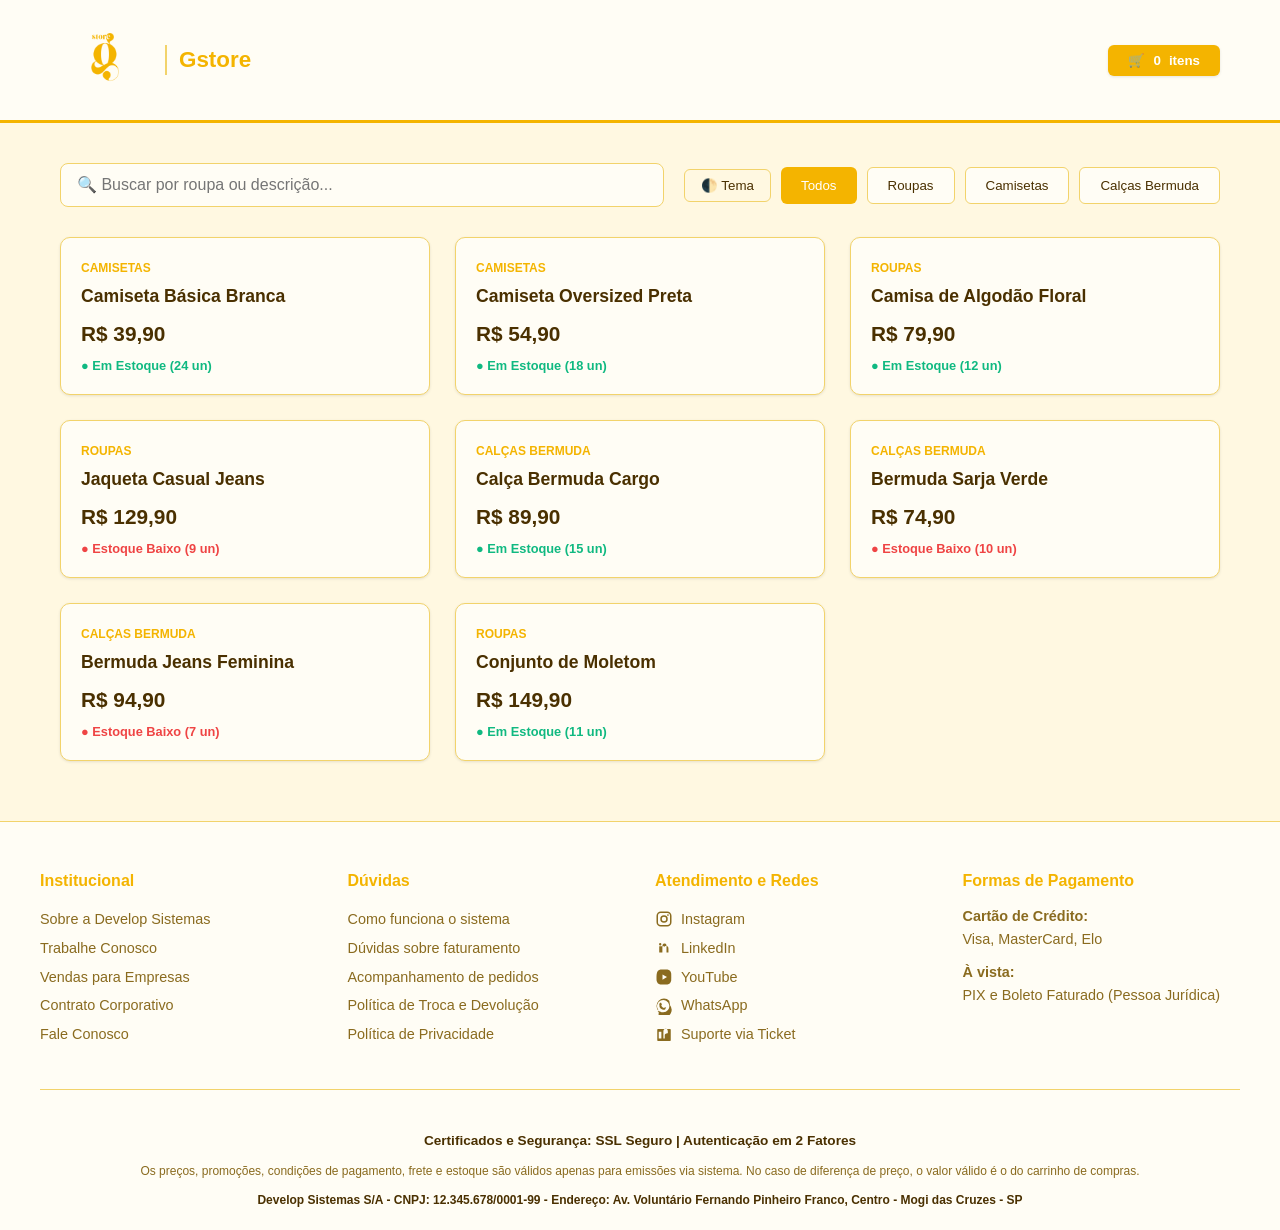
<file: tarefa-1-store/index.html>
<!DOCTYPE html>
<html lang="pt-BR">
<head>
    <meta charset="UTF-8">
    <meta name="viewport" content="width=device-width, initial-scale=1.0">
    <title>Gstore</title>
    <link rel="stylesheet" href="styles.css">
</head>
<body>

    <!-- Cabeçalho Institucional -->
    <header class="site-header">
        <div class="header-container">
            <div class="header-brand">
                <img src="studio.png" alt="Gstore Logo">
                <div class="header-brand-text">
                    <h1>Gstore</h1>
                </div>
            </div>

            <div class="header-actions">
                <button id="cart-btn" class="btn-cart">
                    🛒 <span id="cart-count">0</span> itens
                </button>
            </div>
        </div>
    </header>

    <!-- Conteúdo Principal do ERP -->
    <main style="max-width: 1200px; margin: 40px auto; padding: 0 20px; min-height: 50vh;">
        <!-- Barra de Ferramentas: Pesquisa e Filtros -->
        <section class="toolbar" style="display: flex; flex-wrap: wrap; gap: 20px; justify-content: space-between; margin-bottom: 30px;">
            <div class="search-box" style="flex: 1; min-width: 300px;">
                <input type="text" id="search-input" placeholder="🔍 Buscar por roupa ou descrição..." style="width: 100%; padding: 12px 16px; border-radius: 8px; border: 1px solid var(--border-color); background-color: var(--bg-card); color: var(--text-main); font-size: 1rem;">
            </div>

            <div class="toolbar-actions">
                <button id="theme-toggle" class="btn-theme">🌓 Tema</button>
                <div class="filter-buttons" style="display: flex; gap: 10px; flex-wrap: wrap;">
                    <button class="btn-filter active" data-category="todos" style="padding: 10px 20px; border-radius: 6px; border: none; background-color: var(--accent-color); color: white; cursor: pointer; font-weight: 500;">Todos</button>
                    <button class="btn-filter" data-category="Roupas" style="padding: 10px 20px; border-radius: 6px; border: 1px solid var(--border-color); background-color: var(--bg-card); color: var(--text-main); cursor: pointer; font-weight: 500;">Roupas</button>
                    <button class="btn-filter" data-category="Camisetas" style="padding: 10px 20px; border-radius: 6px; border: 1px solid var(--border-color); background-color: var(--bg-card); color: var(--text-main); cursor: pointer; font-weight: 500;">Camisetas</button>
                    <button class="btn-filter" data-category="Calças Bermuda" style="padding: 10px 20px; border-radius: 6px; border: 1px solid var(--border-color); background-color: var(--bg-card); color: var(--text-main); cursor: pointer; font-weight: 500;">Calças Bermuda</button>
                </div>
            </div>
        </section>

        <!-- Grade onde os produtos vão aparecer dinamicamente -->
        <section id="products-grid" style="display: grid; grid-template-columns: repeat(auto-fill, minmax(280px, 1fr)); gap: 25px;">
            <!-- Cards injetados pelo JS -->
        </section>
    </main>

    <!-- NOVO: Rodapé Estilo Kalunga -->
    <footer style="background-color: var(--bg-card); border-top: 1px solid var(--border-color); padding: 50px 20px 20px; margin-top: 60px;">
        <div style="max-width: 1200px; margin: 0 auto;">
            
            <!-- Grid de 4 Colunas -->
            <div style="display: grid; grid-template-columns: repeat(auto-fit, minmax(220px, 1fr)); gap: 30px; margin-bottom: 40px; padding-bottom: 40px; border-bottom: 1px solid var(--border-color);">
                
                <!-- Coluna 1 -->
                <div>
                    <h4 style="color: var(--accent-color); margin-bottom: 15px; font-size: 1rem;">Institucional</h4>
                    <ul class="footer-links">
                        <li><a href="#">Sobre a Develop Sistemas</a></li>
                        <li><a href="#">Trabalhe Conosco</a></li>
                        <li><a href="#">Vendas para Empresas</a></li>
                        <li><a href="#">Contrato Corporativo</a></li>
                        <li><a href="#">Fale Conosco</a></li>
                    </ul>
                </div>

                <!-- Coluna 2 -->
                <div>
                    <h4 style="color: var(--accent-color); margin-bottom: 15px; font-size: 1rem;">Dúvidas</h4>
                    <ul class="footer-links">
                        <li><a href="#">Como funciona o sistema</a></li>
                        <li><a href="#">Dúvidas sobre faturamento</a></li>
                        <li><a href="#">Acompanhamento de pedidos</a></li>
                        <li><a href="#">Política de Troca e Devolução</a></li>
                        <li><a href="#">Política de Privacidade</a></li>
                    </ul>
                </div>

                <!-- Coluna 3 -->
                <div>
                    <h4 style="color: var(--accent-color); margin-bottom: 15px; font-size: 1rem;">Atendimento e Redes</h4>
                    <ul class="footer-links social-links">
                        <li><a href="#" class="social-link"><span class="social-icon"><svg viewBox="0 0 24 24" aria-hidden="true"><path d="M7.8 2h8.4A5.8 5.8 0 0 1 22 7.8v8.4A5.8 5.8 0 0 1 16.2 22H7.8A5.8 5.8 0 0 1 2 16.2V7.8A5.8 5.8 0 0 1 7.8 2Zm-.2 2A3.6 3.6 0 0 0 4 7.6v8.8A3.6 3.6 0 0 0 7.6 20h8.8a3.6 3.6 0 0 0 3.6-3.6V7.6A3.6 3.6 0 0 0 16.4 4H7.6Zm9.65 1.5a1.15 1.15 0 1 1 0 2.3 1.15 1.15 0 0 1 0-2.3ZM12 7a5 5 0 1 1 0 10 5 5 0 0 1 0-10Zm0 2a3 3 0 1 0 0 6 3 3 0 0 0 0-6Z"/></svg></span> Instagram</a></li>
                        <li><a href="#" class="social-link"><span class="social-icon"><svg viewBox="0 0 24 24" aria-hidden="true"><path d="M6.94 8.5A1.56 1.56 0 1 0 6.94 5.38a1.56 1.56 0 0 0 0 3.12Zm-1.3 1.2h2.6V18h-2.6V9.7Zm4.14 0h2.49v1.14h.03c.35-.66 1.2-1.36 2.48-1.36 2.66 0 3.15 1.75 3.15 4.02V18h-2.6v-7.68c0-1.83-.03-4.18-2.55-4.18-2.55 0-2.94 1.99-2.94 4.04V18h-2.6V9.7Z"/></svg></span> LinkedIn</a></li>
                        <li><a href="#" class="social-link"><span class="social-icon"><svg viewBox="0 0 24 24" aria-hidden="true"><path d="M21.6 7.2c-.2-1.3-.7-2.4-1.6-3.4-.9-1-2-1.5-3.4-1.7C15 2 12 2 12 2s-3 0-4.6.1c-1.4.2-2.5.7-3.4 1.7-.9 1-1.4 2.1-1.6 3.4C2 8.8 2 12 2 12s0 3.2.1 4.8c.2 1.3.7 2.4 1.6 3.4.9 1 2 1.5 3.4 1.7C9 22 12 22 12 22s3 0 4.6-.1c1.4-.2 2.5-.7 3.4-1.7.9-1 1.4-2.1 1.6-3.4.1-1.6.1-4.8.1-4.8s0-3.2-.1-4.8ZM10 15.5V8.5l6 3.5-6 3.5Z"/></svg></span> YouTube</a></li>
                        <li><a href="#" class="social-link"><span class="social-icon"><svg viewBox="0 0 24 24" aria-hidden="true"><path d="M19.05 4.94A9.95 9.95 0 0 0 4.95 19.05c0 1.75-.05 3.45-.15 4.75l-1.3 4.3 4.4-1.2c1.3.07 2.6.1 3.85.1a9.95 9.95 0 0 0 8.3-16.06Zm-8.2 15.5h-.02a8.2 8.2 0 0 1-4.18-1.14l-.3-.18-2.6.7.7-2.55-.2-.28A8.2 8.2 0 1 1 10.84 20.44Zm4.5-6.14c-.25-.12-1.46-.72-1.69-.8-.23-.08-.4-.12-.57.12-.16.24-.64.8-.78.96-.14.16-.29.18-.54.06-.25-.12-1.05-.39-2-1.25-.74-.66-1.24-1.47-1.38-1.72-.15-.25-.02-.38.11-.5.11-.11.25-.29.37-.43.12-.14.16-.24.24-.4.08-.16.04-.3-.02-.42-.06-.12-.57-1.37-.78-1.88-.2-.49-.4-.42-.57-.43h-.49c-.17 0-.44.06-.67.3-.23.24-.88.86-.88 2.1 0 1.24.9 2.43.1 2.9 1.87 3.08 3.72 3.56 5.18 3.95.5.12 1.04.1 1.43.06.44-.05 1.35-.55 1.54-1.08.19-.53.19-.98.13-1.08-.06-.1-.22-.16-.47-.28Z"/></svg></span> WhatsApp</a></li>
                        <li><a href="#" class="social-link"><span class="social-icon"><svg viewBox="0 0 24 24" aria-hidden="true"><path d="M4 4h16a1 1 0 0 1 1 1v14a1 1 0 0 1-1 1H4a1 1 0 0 1-1-1V5a1 1 0 0 1 1-1Zm1 3.5v9h3.5v-9H5Zm5.2 0v9H13v-4.8h.04c.47-1 1.62-2.05 3.35-2.05 3.58 0 4.24 2.35 4.24 5.4V16.5h-3.5v-8.3c0-1.98-.04-4.52-2.76-4.52-2.75 0-3.17 2.14-3.17 4.35V16.5H10.2v-9Z"/></svg></span> Suporte via Ticket</a></li>
                    </ul>
                </div>

                <!-- Coluna 4 -->
                <div>
                    <h4 style="color: var(--accent-color); margin-bottom: 15px; font-size: 1rem;">Formas de Pagamento</h4>
                    <div style="color: var(--text-muted); font-size: 0.9rem; line-height: 1.6;">
                        <p><strong>Cartão de Crédito:</strong><br> Visa, MasterCard, Elo</p>
                        <p style="margin-top: 10px;"><strong>À vista:</strong><br> PIX e Boleto Faturado (Pessoa Jurídica)</p>
                    </div>
                </div>

            </div>

            <!-- Rodapé Final (Textos legais) -->
            <div style="text-align: center; color: var(--text-muted); font-size: 0.75rem; line-height: 1.6;">
                <p style="font-weight: 600; color: var(--text-main); margin-bottom: 10px; font-size: 0.85rem;">Certificados e Segurança: SSL Seguro | Autenticação em 2 Fatores</p>
                <p>Os preços, promoções, condições de pagamento, frete e estoque são válidos apenas para emissões via sistema. No caso de diferença de preço, o valor válido é o do carrinho de compras.</p>
                <p style="margin-top: 10px; font-weight: bold; color: var(--text-main);">Develop Sistemas S/A - CNPJ: 12.345.678/0001-99 - Endereço: Av. Voluntário Fernando Pinheiro Franco, Centro - Mogi das Cruzes - SP</p>
            </div>

        </div>
    </footer>

    <!-- Modal de Detalhes do Produto -->
    <div id="product-modal" class="modal" style="display: none; position: fixed; top: 0; left: 0; width: 100%; height: 100%; background-color: rgba(0,0,0,0.6); justify-content: center; align-items: center; z-index: 1000; backdrop-filter: blur(4px);">
        <div class="modal-content" style="background-color: var(--bg-card); color: var(--text-main); padding: 30px; border-radius: 12px; max-width: 500px; width: 90%; position: relative; box-shadow: var(--shadow-md);">
            <button id="close-modal" style="position: absolute; top: 15px; right: 15px; background: transparent; border: none; font-size: 1.5rem; cursor: pointer; color: var(--text-muted);">&times;</button>
            <span id="modal-category" style="font-size: 0.85rem; text-transform: uppercase; color: var(--accent-color); font-weight: 700;">Categoria</span>
            <h2 id="modal-title" style="margin: 5px 0 15px 0;">Nome</h2>
            <p id="modal-description" style="color: var(--text-muted); margin-bottom: 20px;">Desc</p>
            
            <div style="display: flex; justify-content: space-between; align-items: center; border-top: 1px solid var(--border-color); padding-top: 20px;">
                <div>
                    <strong id="modal-price" style="font-size: 1.4rem;">R$ 0,00</strong>
                </div>
                <!-- NOVO: Botão de Adicionar ao Carrinho dentro do Modal -->
                <button id="add-to-cart-btn" style="background-color: var(--accent-color); color: white; border: none; padding: 10px 20px; border-radius: 6px; font-weight: bold; cursor: pointer;">
                    Adicionar ao Pedido
                </button>
            </div>
        </div>
    </div>

    <div id="cart-modal" class="modal cart-modal" style="display: none; position: fixed; top: 0; left: 0; width: 100%; height: 100%; background-color: rgba(0,0,0,0.6); justify-content: center; align-items: center; z-index: 1000; backdrop-filter: blur(4px);">
        <div class="modal-content cart-modal-content" style="background-color: var(--bg-card); color: var(--text-main); padding: 30px; border-radius: 12px; max-width: 560px; width: 90%; position: relative; box-shadow: var(--shadow-md);">
            <button id="close-cart-modal" class="modal-close" aria-label="Fechar carrinho">&times;</button>
            <h2 style="margin-bottom: 15px;">Seu Pedido</h2>
            <div id="cart-items-list" class="cart-items-list"></div>
            <div class="cart-summary">
                <strong id="cart-total">Valor total: R$ 0,00</strong>
            </div>
        </div>
    </div>

    <script src="script.js"></script>
</body>
</html>
</file>
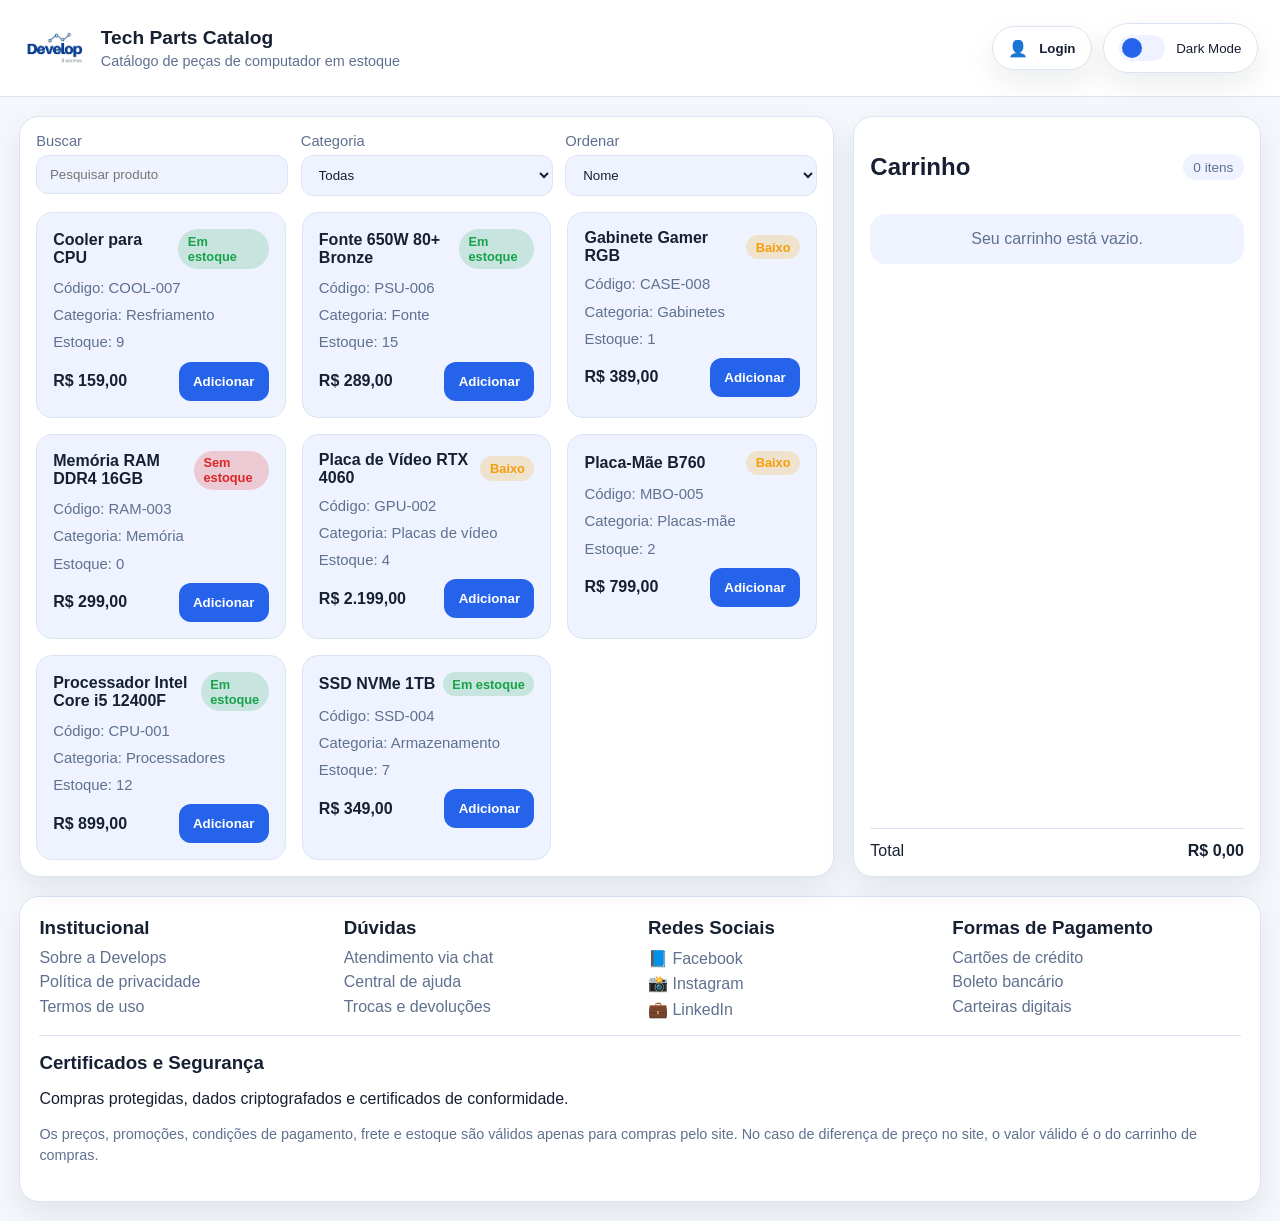
<file: tarefa-1/index.html>
<!DOCTYPE html>
<html lang="pt-BR">
  <head>
    <meta charset="UTF-8" />
    <meta name="viewport" content="width=device-width, initial-scale=1.0" />
    <title>ERP Catalog</title>
    <link rel="stylesheet" href="style.css" />
  </head>
  <body>
    <header class="app-header">
      <div class="brand">
        <img src="assets/logo-develops.jpg" alt="Logo Develops" class="brand-logo" />
        <div>
          <h1>Tech Parts Catalog</h1>
          <p>Catálogo de peças de computador em estoque</p>
        </div>
      </div>
      <div class="header-actions">
        <button id="login-toggle" class="login-button" type="button" aria-label="Entrar">
          <span class="login-icon">👤</span>
          <span id="login-label">Login</span>
        </button>
        <button id="theme-toggle" class="theme-toggle" type="button" aria-label="Alternar tema">
          <span class="toggle-track">
            <span class="toggle-thumb"></span>
          </span>
          <span id="theme-label">Dark Mode</span>
        </button>
      </div>
    </header>

    <div id="login-modal" class="login-modal hidden" role="dialog" aria-modal="true" aria-labelledby="login-title">
      <div class="login-card">
        <h2 id="login-title">Acessar conta</h2>
        <p>Entre com seus dados para continuar navegando.</p>
        <input id="login-name" type="text" placeholder="Nome de usuário" />
        <input id="login-password" type="password" placeholder="Senha" />
        <button id="login-submit" type="button">Entrar</button>
        <button id="login-close" class="text-button" type="button">Fechar</button>
      </div>
    </div>

    <main class="app-shell">
      <section class="catalog-panel">
        <div class="controls">
          <label class="control-field">
            <span>Buscar</span>
            <input id="search-input" type="search" placeholder="Pesquisar produto" />
          </label>
          <label class="control-field">
            <span>Categoria</span>
            <select id="category-filter">
              <option value="all">Todas</option>
            </select>
          </label>
          <label class="control-field">
            <span>Ordenar</span>
            <select id="sort-filter">
              <option value="name">Nome</option>
              <option value="price-asc">Preço: menor para maior</option>
              <option value="price-desc">Preço: maior para menor</option>
              <option value="stock">Estoque</option>
            </select>
          </label>
        </div>

        <div id="product-grid" class="product-grid" aria-live="polite"></div>
      </section>

      <aside class="cart-panel">
        <div class="cart-header">
          <h2>Carrinho</h2>
          <span id="cart-count" class="pill">0 itens</span>
        </div>
        <div id="cart-items" class="cart-items"></div>
        <div class="cart-summary">
          <div class="summary-row">
            <span>Total</span>
            <strong id="cart-total">R$ 0,00</strong>
          </div>
        </div>
      </aside>
    </main>

    <footer class="site-footer">
      <div class="footer-columns">
        <div>
          <h3>Institucional</h3>
          <ul>
            <li>Sobre a Develops</li>
            <li>Política de privacidade</li>
            <li>Termos de uso</li>
          </ul>
        </div>
        <div>
          <h3>Dúvidas</h3>
          <ul>
            <li>Atendimento via chat</li>
            <li>Central de ajuda</li>
            <li>Trocas e devoluções</li>
          </ul>
        </div>
        <div>
          <h3>Redes Sociais</h3>
          <ul class="social-list">
            <li>📘 Facebook</li>
            <li>📸 Instagram</li>
            <li>💼 LinkedIn</li>
          </ul>
        </div>
        <div>
          <h3>Formas de Pagamento</h3>
          <ul>
            <li>Cartões de crédito</li>
            <li>Boleto bancário</li>
            <li>Carteiras digitais</li>
          </ul>
        </div>
      </div>
      <div class="footer-security">
        <h3>Certificados e Segurança</h3>
        <p>Compras protegidas, dados criptografados e certificados de conformidade.</p>
      </div>
      <p class="legal-text">
        Os preços, promoções, condições de pagamento, frete e estoque são válidos apenas para compras pelo site. No caso de diferença de preço no site, o valor válido é o do carrinho de compras.
      </p>
    </footer>

    <script src="script.js"></script>
  </body>
</html>
</file>
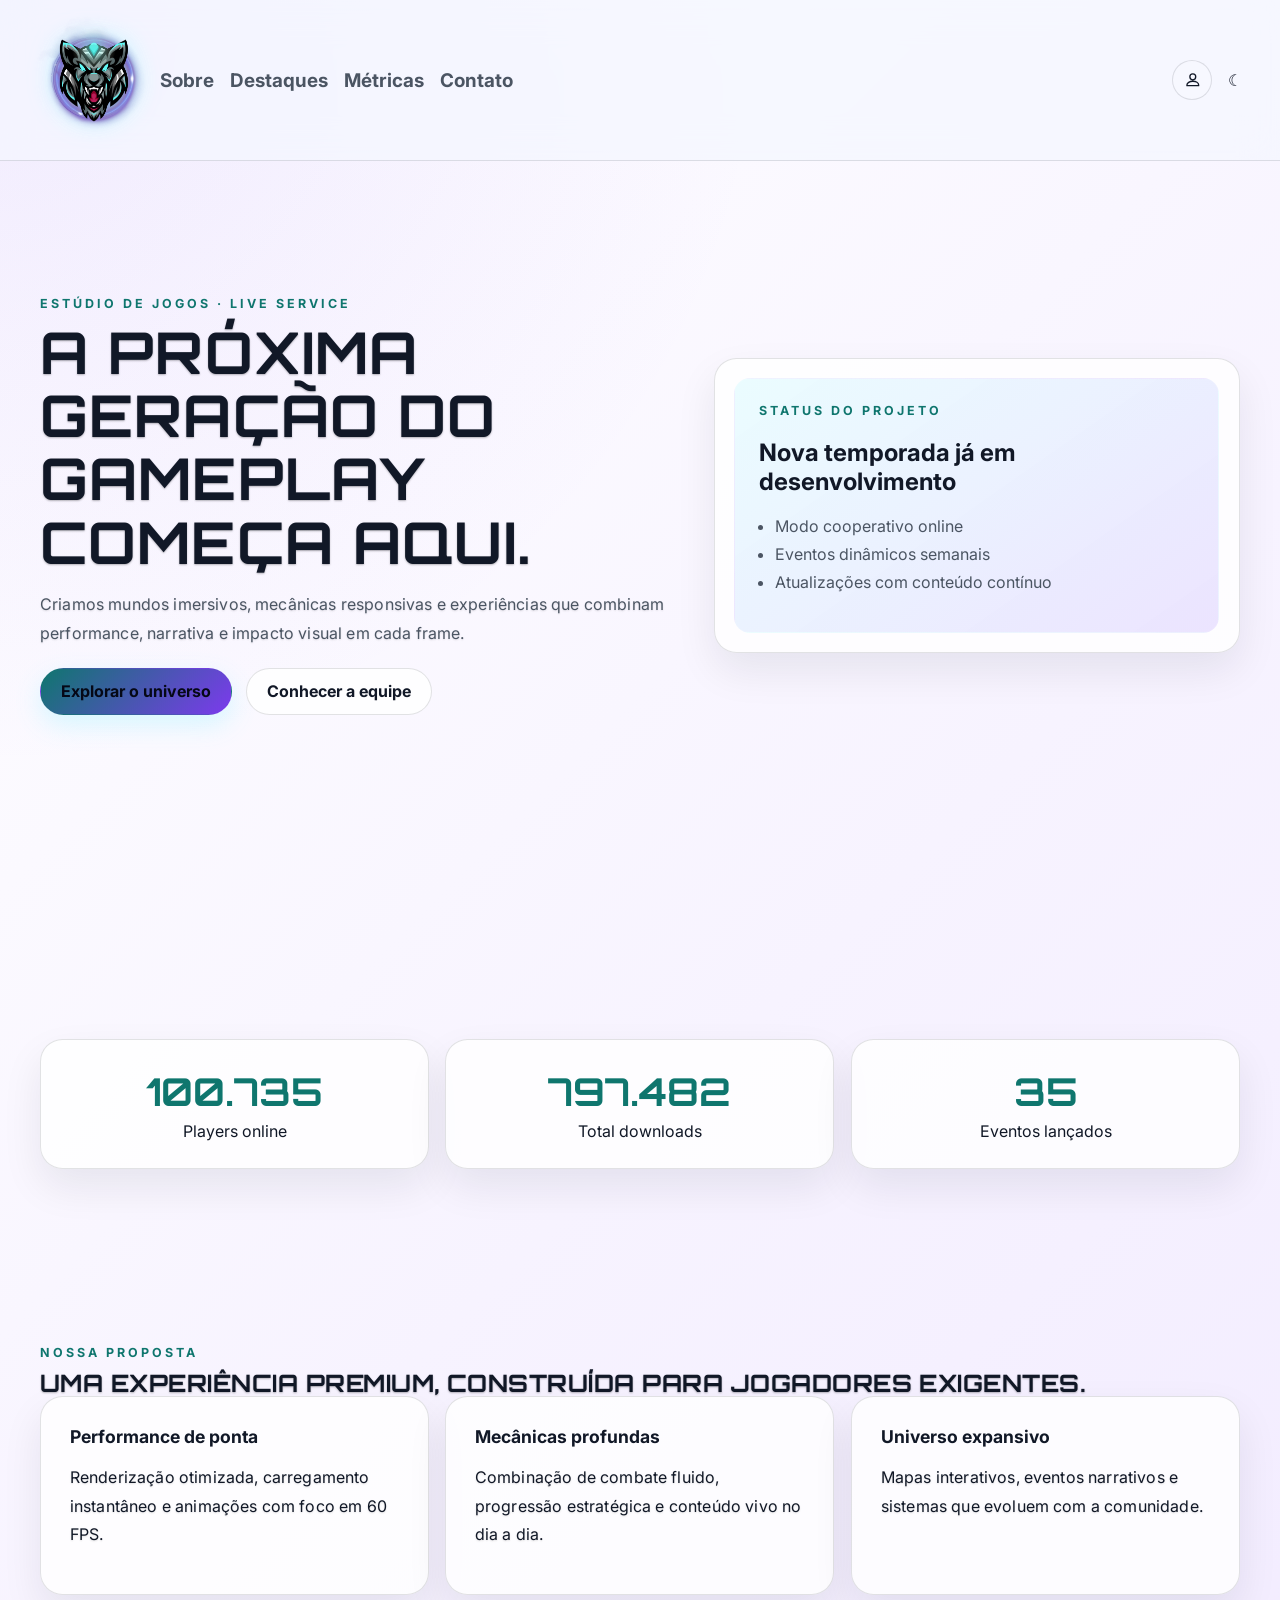
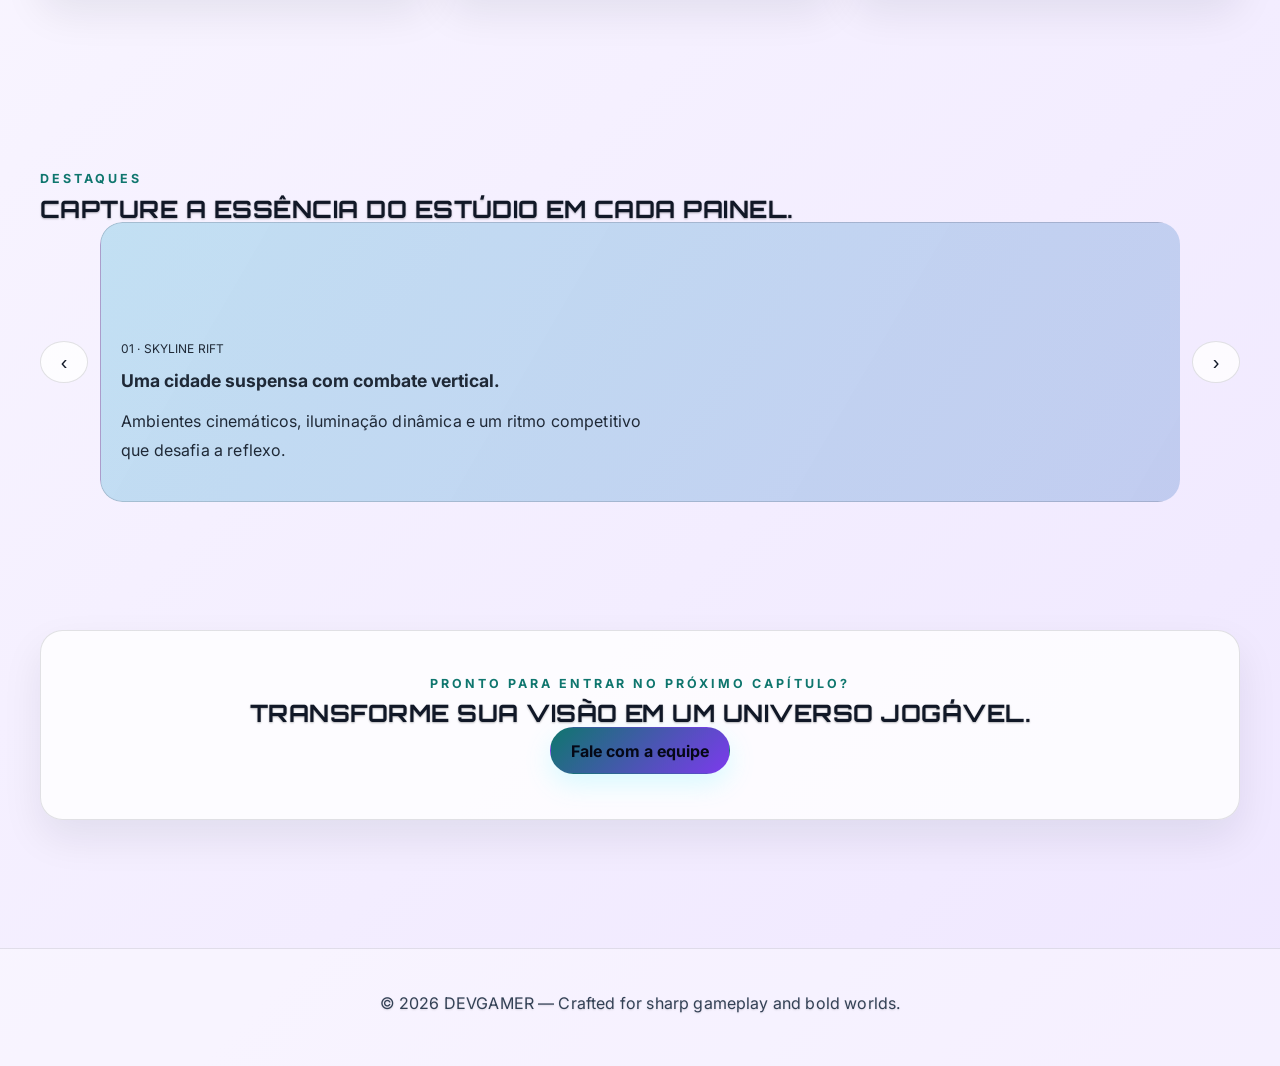
<file: tarefa-2-gamer/index.html>
<!DOCTYPE html>
<html lang="pt-BR" data-theme="dark">
  <head>
    <meta charset="UTF-8" />
    <meta name="viewport" content="width=device-width, initial-scale=1.0" />
    <meta name="description" content="Landing page de apresentação do estúdio DEVGAMER com estética gamer." />
    <title>DEVGAMER | Estúdio de Games</title>
    <link rel="preconnect" href="https://fonts.googleapis.com" />
    <link rel="preconnect" href="https://fonts.gstatic.com" crossorigin />
    <link
      href="https://fonts.googleapis.com/css2?family=Orbitron:wght@500;700;800&family=Inter:wght@400;500;600;700&display=swap"
      rel="stylesheet"
    />
    <link rel="stylesheet" href="style.css" />
    <script src="script.js" defer></script>
  </head>
  <body>
    <div class="progress-bar" aria-hidden="true"></div>

    <header class="site-header">
      <a class="brand" href="#top" aria-label="Ir para o topo">
        <img src="devgamer.png" alt="Logo DEVGAMER" class="brand-logo" />
      </a>

      <button class="menu-toggle" id="menu-toggle" aria-label="Abrir menu" aria-expanded="false">
        <span></span>
        <span></span>
        <span></span>
      </button>

      <nav class="site-nav" id="site-nav" aria-label="Navegação principal">
        <a href="#about">Sobre</a>
        <a href="#highlights">Destaques</a>
        <a href="#metrics">Métricas</a>
        <a href="#contact">Contato</a>
      </nav>

      <div class="header-actions">
        <div class="icon-menu-wrapper">
          <button class="icon-button" id="login-toggle" type="button" aria-label="Entrar" aria-expanded="false" aria-controls="account-menu">
            <svg viewBox="0 0 24 24" aria-hidden="true">
              <path d="M12 12a4 4 0 1 0-4-4 4 4 0 0 0 4 4Zm0 2c-4.42 0-8 2.24-8 5v1h16v-1c0-2.76-3.58-5-8-5Z" />
            </svg>
          </button>

          <div class="account-menu" id="account-menu" role="menu" aria-label="Menu da conta">
            <a href="#" role="menuitem">Perfil</a>
            <a href="#" role="menuitem">Pedidos</a>
          </div>
        </div>

        <button class="theme-toggle" id="theme-toggle" aria-label="Alternar tema">
          <span class="theme-toggle__icon">☼</span>
        </button>
      </div>
    </header>

    <main id="top">
      <section class="hero section">
        <div class="hero-copy reveal-on-scroll">
          <p class="eyebrow">Estúdio de jogos · Live service</p>
          <h1 class="hero-title">A próxima geração do gameplay começa aqui.</h1>
          <p class="hero-text">
            Criamos mundos imersivos, mecânicas responsivas e experiências que combinam performance,
            narrativa e impacto visual em cada frame.
          </p>
          <div class="hero-actions">
            <a class="btn btn-primary" href="#highlights">Explorar o universo</a>
            <a class="btn btn-secondary" href="#about">Conhecer a equipe</a>
          </div>
        </div>

        <div class="hero-card reveal-on-scroll" data-delay="120">
          <div class="hero-card__panel">
            <p class="eyebrow">Status do projeto</p>
            <h2>Nova temporada já em desenvolvimento</h2>
            <ul>
              <li>Modo cooperativo online</li>
              <li>Eventos dinâmicos semanais</li>
              <li>Atualizações com conteúdo contínuo</li>
            </ul>
          </div>
        </div>
      </section>

      <section class="section metrics" id="metrics">
        <div class="metric-card reveal-on-scroll">
          <strong class="metric-value" data-count="120000">0</strong>
          <span>Players online</span>
        </div>
        <div class="metric-card reveal-on-scroll" data-delay="100">
          <strong class="metric-value" data-count="950000">0</strong>
          <span>Total downloads</span>
        </div>
        <div class="metric-card reveal-on-scroll" data-delay="200">
          <strong class="metric-value" data-count="42">0</strong>
          <span>Eventos lançados</span>
        </div>
      </section>

      <section class="section about" id="about">
        <div class="section-heading reveal-on-scroll">
          <p class="eyebrow">Nossa proposta</p>
          <h2>Uma experiência premium, construída para jogadores exigentes.</h2>
        </div>

        <div class="feature-grid">
          <article class="feature-card reveal-on-scroll" data-delay="80">
            <h3>Performance de ponta</h3>
            <p>Renderização otimizada, carregamento instantâneo e animações com foco em 60 FPS.</p>
          </article>
          <article class="feature-card reveal-on-scroll" data-delay="160">
            <h3>Mecânicas profundas</h3>
            <p>Combinação de combate fluido, progressão estratégica e conteúdo vivo no dia a dia.</p>
          </article>
          <article class="feature-card reveal-on-scroll" data-delay="240">
            <h3>Universo expansivo</h3>
            <p>Mapas interativos, eventos narrativos e sistemas que evoluem com a comunidade.</p>
          </article>
        </div>
      </section>

      <section class="section highlights" id="highlights">
        <div class="section-heading reveal-on-scroll">
          <p class="eyebrow">Destaques</p>
          <h2>Capture a essência do estúdio em cada painel.</h2>
        </div>

        <div class="carousel" aria-label="Carrossel de destaques">
          <button class="carousel-control prev" type="button" aria-label="Slide anterior">‹</button>
          <div class="carousel-window">
            <div class="carousel-track">
              <article class="carousel-slide active">
                <div class="slide-content">
                  <p class="slide-label">01 · Skyline Rift</p>
                  <h3>Uma cidade suspensa com combate vertical.</h3>
                  <p>Ambientes cinemáticos, iluminação dinâmica e um ritmo competitivo que desafia a reflexo.</p>
                </div>
              </article>
              <article class="carousel-slide">
                <div class="slide-content">
                  <p class="slide-label">02 · Neon Drift</p>
                  <h3>Runas de energia e alta velocidade em cada corrida.</h3>
                  <p>Uma estética cyberpunk com trilha sonora imersiva e desafios de reações em tempo real.</p>
                </div>
              </article>
              <article class="carousel-slide">
                <div class="slide-content">
                  <p class="slide-label">03 · Eclipse Arena</p>
                  <h3>Estratégia e ação em mapas de alto risco.</h3>
                  <p>Combinações de habilidade, movimentos táticos e eventos sorpresa que redefinem o combate.</p>
                </div>
              </article>
            </div>
          </div>
          <button class="carousel-control next" type="button" aria-label="Próximo slide">›</button>
        </div>
      </section>

      <section class="section cta reveal-on-scroll" id="contact">
        <p class="eyebrow">Pronto para entrar no próximo capítulo?</p>
        <h2>Transforme sua visão em um universo jogável.</h2>
        <a class="btn btn-primary" href="mailto:team@devgamer.com">Fale com a equipe</a>
      </section>
    </main>

    <button class="scroll-top" id="scroll-top" aria-label="Voltar ao topo">⤴</button>

    <footer class="site-footer">
      <p>© 2026 DEVGAMER — Crafted for sharp gameplay and bold worlds.</p>
    </footer>
  </body>
</html>
</file>
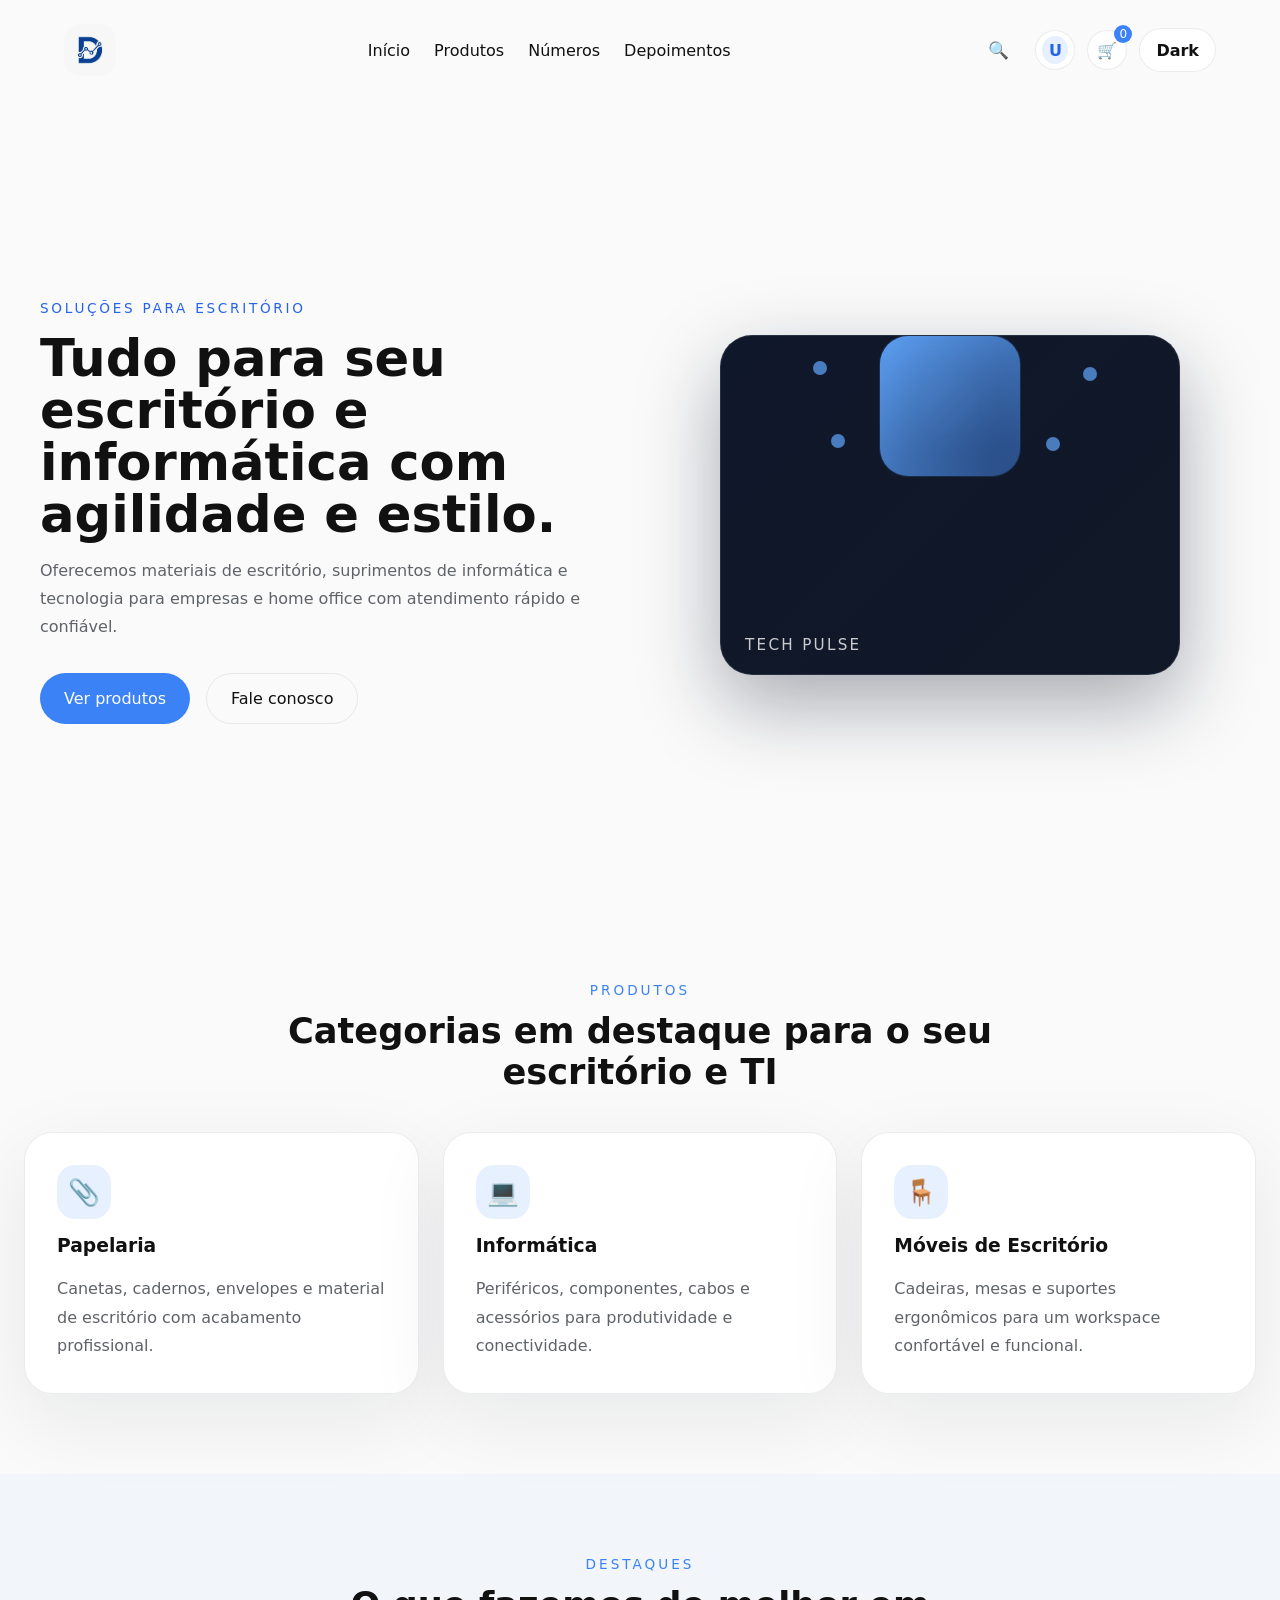
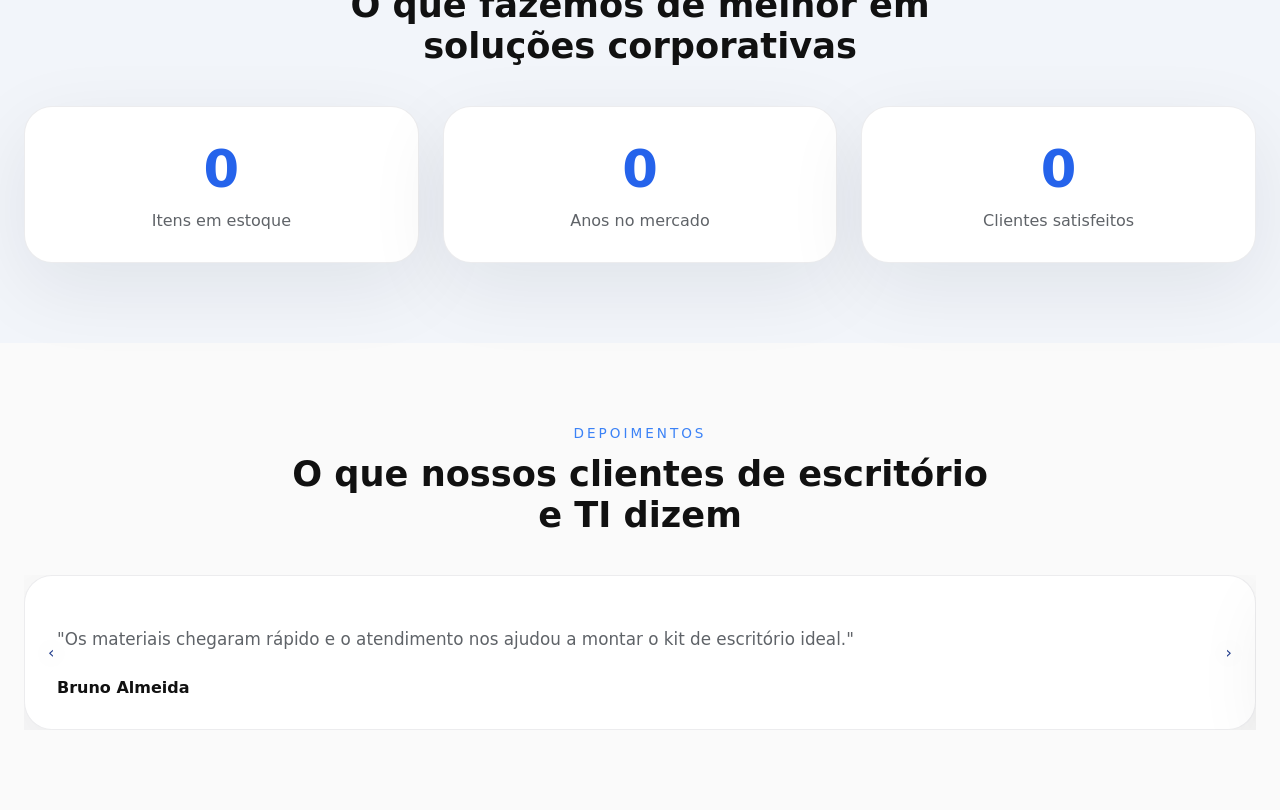
<file: tarefa-2/index.html>
<!DOCTYPE html>
<html lang="pt-BR">
<head>
  <meta charset="UTF-8" />
  <meta name="viewport" content="width=device-width, initial-scale=1.0" />
  <title>Loja de Escritório e Informática</title>
  <link rel="stylesheet" href="style.css" />
</head>
<body>
  <div class="page-progress" id="page-progress"></div>

  <header class="site-header" id="site-header">
    <div class="header-inner">
      <a href="#home" class="logo-link">
        <img src="assets/logo-develops.jpg" alt="Logo Develops" class="logo" id="logo" />
      </a>

      <nav class="site-nav" id="site-nav">
        <a href="#home">Início</a>
        <a href="#servicos">Produtos</a>
        <a href="#numeros">Números</a>
        <a href="#depoimentos">Depoimentos</a>
      </nav>

      <div class="header-actions">
        <div class="header-search mobile-hide">
          <button class="search-toggle" id="search-toggle" aria-label="Pesquisar">
            🔍
          </button>
          <form class="search-form" id="search-form">
            <input type="search" id="search-input" class="search-input" placeholder="Buscar produtos" aria-label="Buscar produtos" />
          </form>
        </div>

        <div class="header-icon header-user mobile-hide">
          <button class="user-button" id="user-button" aria-haspopup="true" aria-label="Menu do usuário">
            <span class="avatar">U</span>
          </button>
          <div class="user-dropdown" id="user-dropdown" aria-label="Menu do usuário">
            <a href="#">Meu perfil</a>
            <a href="#">Meus pedidos</a>
            <a href="#">Sair</a>
          </div>
        </div>

        <div class="header-icon header-cart mobile-hide">
          <button class="cart-button" id="cart-button" aria-label="Carrinho de compras">
            <span class="cart-icon">🛒</span>
            <span class="badge" id="cart-badge">0</span>
          </button>
        </div>

        <button class="theme-toggle" id="theme-toggle" aria-label="Alternar tema">Dark</button>
        <button class="burger" id="burger" aria-label="Abrir menu">
          <span></span>
          <span></span>
          <span></span>
        </button>
      </div>
    </div>
  </header>

  <main>
    <div class="main-container">
      <section class="hero section-fade" id="home">
        <div class="hero-content">
          <p class="eyebrow">Soluções para escritório</p>
          <h1>Tudo para seu escritório e informática com agilidade e estilo.</h1>
          <p class="hero-copy">Oferecemos materiais de escritório, suprimentos de informática e tecnologia para empresas e home office com atendimento rápido e confiável.</p>
          <div class="hero-buttons">
            <a href="#servicos" class="btn btn-primary">Ver produtos</a>
            <a href="#depoimentos" class="btn btn-secondary">Fale conosco</a>
          </div>
        </div>
        <div class="hero-visual">
          <div class="visual-panel">
            <div class="visual-inner">
              <div class="shape"></div>
              <div class="particle particle-1"></div>
              <div class="particle particle-2"></div>
              <div class="particle particle-3"></div>
              <div class="particle particle-4"></div>
            </div>
            <span class="visual-label">Tech Pulse</span>
          </div>
        </div>
      </section>

    </div>
    <section class="section section-fade" id="servicos">
      <div class="section-intro">
        <span>Produtos</span>
        <h2>Categorias em destaque para o seu escritório e TI</h2>
      </div>
      <div class="grid category-cards">
        <article class="card category-card fade-up" style="animation-delay: 0s;">
          <div class="category-icon">📎</div>
          <h3>Papelaria</h3>
          <p>Canetas, cadernos, envelopes e material de escritório com acabamento profissional.</p>
        </article>
        <article class="card category-card fade-up" style="animation-delay: 0.15s;">
          <div class="category-icon">💻</div>
          <h3>Informática</h3>
          <p>Periféricos, componentes, cabos e acessórios para produtividade e conectividade.</p>
        </article>
        <article class="card category-card fade-up" style="animation-delay: 0.3s;">
          <div class="category-icon">🪑</div>
          <h3>Móveis de Escritório</h3>
          <p>Cadeiras, mesas e suportes ergonômicos para um workspace confortável e funcional.</p>
        </article>
      </div>
    </section>

    <section class="section light-bg" id="numeros">
      <div class="section-intro">
        <span>Destaques</span>
        <h2>O que fazemos de melhor em soluções corporativas</h2>
      </div>
      <div class="grid stats">
        <div class="stat-card animate-count">
          <strong data-target="320">0</strong>
          <p>Itens em estoque</p>
        </div>
        <div class="stat-card animate-count">
          <strong data-target="12">0</strong>
          <p>Anos no mercado</p>
        </div>
        <div class="stat-card animate-count">
          <strong data-target="99">0</strong>
          <p>Clientes satisfeitos</p>
        </div>
      </div>
    </section>

    <section class="section section-fade" id="depoimentos">
      <div class="section-intro">
        <span>Depoimentos</span>
        <h2>O que nossos clientes de escritório e TI dizem</h2>
      </div>
      <div class="carousel" id="carousel">
        <div class="carousel-track" id="carousel-track">
          <article class="testimonial active" aria-label="Depoimento 1">
            <p>"Os materiais chegaram rápido e o atendimento nos ajudou a montar o kit de escritório ideal."</p>
            <strong>Bruno Almeida</strong>
          </article>
          <article class="testimonial" aria-label="Depoimento 2">
            <p>"A seleção de periféricos e cabos foi excelente, tudo em estoque e com preço justo."</p>
            <strong>Fernanda Costa</strong>
          </article>
          <article class="testimonial" aria-label="Depoimento 3">
            <p>"Ótima experiência na compra para nossa equipe, com entrega rápida e suporte dedicado."</p>
            <strong>Paulo Martins</strong>
          </article>
        </div>
        <button class="carousel-control prev" id="carousel-prev" aria-label="Depoimento anterior">‹</button>
        <button class="carousel-control next" id="carousel-next" aria-label="Próximo depoimento">›</button>
      </div>
    </section>
  </main>

  <button class="back-to-top" id="back-to-top" aria-label="Voltar ao topo">↑</button>

  <script src="script.js"></script>
</body>
</html>
</file>
<file: tarefa-1-store/styles.css>
/* 1. Definição de Variáveis de Cores (Tema Claro por Padrão) */
:root {
    --bg-system: #fff8e1;       /* Fundo suave da página */
    --bg-card: #fffdf5;         /* Fundo dos cards e modal */
    --text-main: #4a3000;       /* Texto principal (marrom escuro) */
    --text-muted: #8a6b1f;      /* Texto secundário (amarelo escuro) */
    --border-color: #f2d36b;    /* Linhas e bordas sutis */
    --accent-color: #f4b400;    /* Amarelo dourado principal */
    --shadow-sm: 0 1px 3px rgba(0,0,0,0.1);
    --shadow-md: 0 4px 6px -1px rgba(0,0,0,0.1), 0 2px 4px -1px rgba(0,0,0,0.06);
}

/* 2. Variáveis para o Tema Escuro (Ativado via JavaScript) */
[data-theme="dark"] {
    --bg-system: #2e2300;       /* Fundo escuro */
    --bg-card: #473500;         /* Cards um pouco mais claros que o fundo */
    --text-main: #fff4cc;       /* Texto claro */
    --text-muted: #f3dd9c;      /* Texto amarelo claro */
    --border-color: #8a6a1d;    /* Bordas escuras */
    --accent-color: #ffd54f;    /* Amarelo brilhante para destaque */
    --shadow-sm: 0 1px 3px rgba(0,0,0,0.3);
    --shadow-md: 0 4px 10px rgba(0,0,0,0.4);
}

/* 3. Estilização Global e Reset */
* {
    margin: 0;
    padding: 0;
    box-sizing: border-box;
    font-family: 'Segoe UI', Tahoma, Geneva, Verdana, sans-serif;
}

body {
    background-color: var(--bg-system);
    color: var(--text-main);
    transition: background-color 0.3s, color 0.3s;
    min-height: 100vh;
}

/* 4. Header e Toolbar */
.site-header {
    border-bottom: 3px solid var(--accent-color);
    padding: 15px 0;
    background-color: var(--bg-card);
    transition: background-color 0.3s;
    position: sticky;
    top: 0;
    z-index: 100;
}

.header-container {
    display: flex;
    justify-content: space-between;
    align-items: center;
    max-width: 1200px;
    margin: 0 auto;
    padding: 0 20px;
    gap: 16px;
}

.header-brand {
    display: flex;
    align-items: center;
    gap: 15px;
    min-width: 0;
}

.header-brand img {
    height: 90px;
    width: auto;
    object-fit: contain;
    flex-shrink: 0;
}

.header-brand-text {
    display: flex;
    align-items: center;
    gap: 12px;
}

.header-brand-text h1 {
    font-size: 1.4rem;
    color: var(--accent-color);
    margin: 0;
    font-weight: 700;
}

.header-brand-text::before {
    content: "";
    height: 30px;
    width: 2px;
    background-color: var(--border-color);
    display: block;
}

.header-actions {
    display: flex;
    gap: 10px;
    align-items: center;
    flex-wrap: wrap;
}

.btn-cart {
    background: var(--accent-color);
    border: none;
    padding: 8px 20px;
    border-radius: 6px;
    cursor: pointer;
    color: white;
    font-weight: 600;
    display: flex;
    align-items: center;
    gap: 8px;
    transition: all 0.2s;
    box-shadow: var(--shadow-sm);
}

.btn-theme {
    background: transparent;
    border: 1px solid var(--border-color);
    padding: 8px 16px;
    border-radius: 6px;
    cursor: pointer;
    color: var(--text-main);
    font-weight: 500;
    transition: all 0.2s;
}

.toolbar-actions {
    display: flex;
    gap: 10px;
    flex-wrap: wrap;
    align-items: center;
}

.btn-filter {
    transition: all 0.2s ease;
}

.btn-filter:hover {
    transform: translateY(-1px);
    box-shadow: var(--shadow-sm);
    filter: brightness(1.1);
}

/* 5. Customização da Barra de Pesquisa */
#search-input:focus {
    outline: none;
    border-color: var(--accent-color);
    box-shadow: 0 0 0 3px rgba(244, 180, 0, 0.2);
}

[data-theme="dark"] #search-input:focus {
    box-shadow: 0 0 0 3px rgba(255, 213, 79, 0.25);
}

/* 6. Efeitos de Transição do Modal */
.modal {
    transition: opacity 0.3s ease;
}

.modal-content {
    border: 1px solid var(--border-color);
}

.modal-close {
    position: absolute;
    top: 15px;
    right: 15px;
    background: transparent;
    border: none;
    font-size: 1.5rem;
    cursor: pointer;
    color: var(--text-muted);
}

#close-modal:hover,
#close-cart-modal:hover {
    color: #ef4444 !important;
}

.cart-modal-content {
    max-width: 560px;
    width: min(90%, 560px);
}

.cart-items-list {
    display: flex;
    flex-direction: column;
    gap: 10px;
    margin-top: 10px;
}

.cart-item {
    display: flex;
    justify-content: space-between;
    align-items: center;
    gap: 12px;
    padding: 12px 0;
    border-bottom: 1px solid var(--border-color);
}

.cart-item-info {
    display: flex;
    flex-direction: column;
    gap: 4px;
}

.cart-item-title {
    font-weight: 600;
    color: var(--text-main);
}

.cart-item-price {
    font-size: 0.95rem;
    color: var(--text-muted);
}

.btn-remove-cart {
    background: transparent;
    border: none;
    color: #ef4444;
    font-size: 1.1rem;
    cursor: pointer;
    padding: 4px 8px;
}

.cart-empty {
    color: var(--text-muted);
    padding: 20px 0;
    text-align: center;
}

.cart-summary {
    margin-top: 16px;
    padding-top: 12px;
    border-top: 1px solid var(--border-color);
    text-align: right;
    color: var(--text-main);
}

/* Footer */
.footer-links {
    list-style: none;
    padding: 0;
    margin: 0;
    line-height: 2;
    color: var(--text-muted);
    font-size: 0.9rem;
}

.footer-links a {
    color: inherit;
    text-decoration: none;
    transition: color 0.2s ease;
}

.footer-links a:hover {
    color: var(--accent-color);
}

.social-links a {
    display: flex;
    align-items: center;
    gap: 8px;
}

.social-icon {
    width: 18px;
    height: 18px;
    display: inline-flex;
    align-items: center;
    justify-content: center;
}

.social-icon svg {
    width: 100%;
    height: 100%;
    fill: currentColor;
}

/* Botão de Alternar Tema */
.btn-theme:hover,
.btn-cart:hover {
    filter: brightness(1.05);
}

@media (max-width: 768px) {
    .header-container {
        flex-direction: column;
        align-items: flex-start;
    }

    .header-brand {
        flex-direction: column;
        align-items: flex-start;
        gap: 8px;
    }

    .header-brand-text::before {
        display: none;
    }

    .toolbar-actions {
        width: 100%;
        flex-direction: column;
        align-items: stretch;
    }

    .filter-buttons {
        width: 100%;
    }

    .filter-buttons button {
        flex: 1 1 calc(50% - 10px);
        min-width: 120px;
    }
}

@media (max-width: 480px) {
    .header-container {
        padding: 0 15px;
    }

    .header-brand img {
        height: 42px;
    }

    .header-brand-text h1 {
        font-size: 1.1rem;
    }

    .btn-theme,
    .btn-cart {
        width: 100%;
        justify-content: center;
    }

    .filter-buttons button {
        flex: 1 1 100%;
    }
}
</file>
<file: tarefa-1/style.css>
:root {
  color-scheme: light;
  --bg: #f4f7fb;
  --surface: #ffffff;
  --surface-alt: #eef3ff;
  --text: #172033;
  --muted: #60708f;
  --primary: #2563eb;
  --primary-strong: #1d4ed8;
  --border: #dbe5f2;
  --shadow: 0 12px 30px rgba(15, 23, 42, 0.08);
  --status-ok: #16a34a;
  --status-warn: #f59e0b;
  --status-bad: #dc2626;
}

:root[data-theme='dark'] {
  color-scheme: dark;
  --bg: #07111f;
  --surface: #101a2f;
  --surface-alt: #19263a;
  --text: #eef2ff;
  --muted: #8fa0bf;
  --primary: #60a5fa;
  --primary-strong: #3b82f6;
  --border: #2a3958;
  --shadow: 0 14px 34px rgba(2, 8, 23, 0.45);
  --status-ok: #4ade80;
  --status-warn: #fbbf24;
  --status-bad: #f87171;
}

* {
  box-sizing: border-box;
}

body {
  margin: 0;
  font-family: 'Segoe UI', Tahoma, Geneva, Verdana, sans-serif;
  background: var(--bg);
  color: var(--text);
  transition: background 0.25s ease, color 0.25s ease;
}

img {
  display: block;
  max-width: 100%;
}

.app-header {
  position: sticky;
  top: 0;
  z-index: 20;
  display: flex;
  justify-content: space-between;
  align-items: center;
  padding: 1rem 1.4rem;
  background: color-mix(in srgb, var(--surface) 92%, transparent);
  backdrop-filter: blur(16px);
  border-bottom: 1px solid var(--border);
}

.brand {
  display: flex;
  align-items: center;
  gap: 0.9rem;
}

.brand-logo {
  width: 64px;
  height: auto;
  object-fit: contain;
  border-radius: 0;
  box-shadow: none;
  padding: 0.2rem;
}

.brand h1 {
  margin: 0;
  font-size: 1.2rem;
}

.brand p {
  margin: 0.2rem 0 0;
  color: var(--muted);
  font-size: 0.9rem;
}

.header-actions {
  display: flex;
  align-items: center;
  gap: 0.7rem;
}

.theme-toggle,
.login-button {
  display: inline-flex;
  align-items: center;
  gap: 0.7rem;
  border: 1px solid var(--border);
  background: var(--surface);
  color: var(--text);
  padding: 0.7rem 0.95rem;
  border-radius: 999px;
  cursor: pointer;
  box-shadow: var(--shadow);
}

.login-button {
  font-weight: 700;
}

.login-icon {
  font-size: 1rem;
}

.toggle-track {
  position: relative;
  width: 46px;
  height: 26px;
  border-radius: 999px;
  background: var(--surface-alt);
  display: inline-flex;
  align-items: center;
  padding: 3px;
}

.toggle-thumb {
  width: 20px;
  height: 20px;
  border-radius: 50%;
  background: var(--primary);
  transition: transform 0.2s ease;
  transform: translateX(0);
}

:root[data-theme='dark'] .toggle-thumb {
  transform: translateX(20px);
}

.login-modal {
  position: fixed;
  inset: 0;
  background: rgba(2, 8, 23, 0.6);
  display: flex;
  align-items: center;
  justify-content: center;
  z-index: 50;
  padding: 1rem;
}

.login-modal.hidden {
  display: none;
}

.login-card {
  width: min(100%, 360px);
  background: var(--surface);
  border: 1px solid var(--border);
  border-radius: 18px;
  padding: 1.2rem;
  box-shadow: var(--shadow);
  display: grid;
  gap: 0.8rem;
}

.login-card h2 {
  margin: 0;
}

.login-card input {
  border: 1px solid var(--border);
  border-radius: 12px;
  padding: 0.75rem 0.8rem;
  background: var(--surface-alt);
  color: var(--text);
}

.login-card button {
  border: none;
  border-radius: 12px;
  padding: 0.75rem 0.9rem;
  background: var(--primary);
  color: #fff;
  cursor: pointer;
  font-weight: 700;
}

.text-button {
  background: transparent !important;
  color: var(--muted) !important;
  box-shadow: none;
}

.app-shell {
  display: grid;
  grid-template-columns: 2fr 1fr;
  gap: 1.2rem;
  padding: 1.2rem;
}

.catalog-panel,
.cart-panel,
.site-footer {
  background: var(--surface);
  border: 1px solid var(--border);
  border-radius: 20px;
  box-shadow: var(--shadow);
}

.catalog-panel {
  padding: 1rem;
}

.controls {
  display: grid;
  gap: 0.8rem;
  grid-template-columns: repeat(3, minmax(0, 1fr));
  margin-bottom: 1rem;
}

.control-field {
  display: flex;
  flex-direction: column;
  gap: 0.35rem;
  color: var(--muted);
  font-size: 0.92rem;
}

.control-field input,
.control-field select {
  border: 1px solid var(--border);
  border-radius: 12px;
  padding: 0.7rem 0.8rem;
  background: var(--surface-alt);
  color: var(--text);
}

.product-grid {
  display: grid;
  grid-template-columns: repeat(auto-fit, minmax(220px, 1fr));
  gap: 1rem;
}

.product-card {
  background: var(--surface-alt);
  border-radius: 16px;
  padding: 1rem;
  display: flex;
  flex-direction: column;
  gap: 0.7rem;
  border: 1px solid var(--border);
}

.product-card h3 {
  margin: 0;
  font-size: 1rem;
}

.product-meta {
  color: var(--muted);
  font-size: 0.93rem;
}

.price-row {
  display: flex;
  justify-content: space-between;
  align-items: center;
  font-weight: 700;
}

.status-badge {
  display: inline-flex;
  width: fit-content;
  padding: 0.3rem 0.6rem;
  border-radius: 999px;
  font-size: 0.8rem;
  font-weight: 700;
}

.status-badge.in-stock {
  background: rgba(22, 163, 74, 0.18);
  color: var(--status-ok);
}

.status-badge.low-stock {
  background: rgba(245, 158, 11, 0.2);
  color: var(--status-warn);
}

.status-badge.out-stock {
  background: rgba(220, 38, 38, 0.2);
  color: var(--status-bad);
}

.add-button {
  margin-top: auto;
  border: none;
  border-radius: 12px;
  padding: 0.75rem 0.9rem;
  background: var(--primary);
  color: #fff;
  cursor: pointer;
  font-weight: 700;
}

.add-button:hover {
  background: var(--primary-strong);
}

.cart-panel {
  padding: 1rem;
  display: flex;
  flex-direction: column;
  gap: 0.8rem;
  min-height: 300px;
}

.cart-header {
  display: flex;
  justify-content: space-between;
  align-items: center;
}

.pill {
  padding: 0.35rem 0.65rem;
  border-radius: 999px;
  background: var(--surface-alt);
  color: var(--muted);
  font-size: 0.85rem;
}

.cart-items {
  display: flex;
  flex-direction: column;
  gap: 0.7rem;
  min-height: 140px;
}

.cart-item {
  display: flex;
  justify-content: space-between;
  align-items: center;
  gap: 0.7rem;
  padding: 0.8rem;
  background: var(--surface-alt);
  border-radius: 12px;
}

.cart-item strong {
  display: block;
}

.remove-button {
  border: none;
  background: transparent;
  color: var(--status-bad);
  cursor: pointer;
  font-weight: 700;
}

.cart-summary {
  margin-top: auto;
  border-top: 1px solid var(--border);
  padding-top: 0.8rem;
}

.summary-row {
  display: flex;
  justify-content: space-between;
  font-size: 1rem;
}

.site-footer {
  margin: 0 1.2rem 1.2rem;
  padding: 1.2rem;
}

.footer-columns {
  display: grid;
  grid-template-columns: repeat(4, minmax(0, 1fr));
  gap: 1rem;
}

.site-footer h3 {
  margin-top: 0;
  margin-bottom: 0.65rem;
}

.site-footer ul {
  list-style: none;
  padding: 0;
  margin: 0;
  color: var(--muted);
  display: grid;
  gap: 0.4rem;
}

.footer-security {
  margin-top: 1rem;
  padding-top: 1rem;
  border-top: 1px solid var(--border);
}

.legal-text {
  margin-top: 1rem;
  color: var(--muted);
  font-size: 0.9rem;
  line-height: 1.5;
}

.skeleton-card {
  min-height: 220px;
  border-radius: 16px;
  background: linear-gradient(90deg, var(--surface-alt) 25%, var(--border) 50%, var(--surface-alt) 75%);
  background-size: 200% 100%;
  animation: shimmer 1s infinite linear;
}

@keyframes shimmer {
  from {
    background-position: 200% 0;
  }
  to {
    background-position: -200% 0;
  }
}

.empty-state {
  grid-column: 1 / -1;
  padding: 1rem;
  color: var(--muted);
  text-align: center;
  background: var(--surface-alt);
  border-radius: 16px;
}

@media (max-width: 900px) {
  .app-shell {
    grid-template-columns: 1fr;
  }

  .footer-columns {
    grid-template-columns: repeat(2, minmax(0, 1fr));
  }
}

@media (max-width: 640px) {
  .app-header {
    flex-direction: column;
    align-items: flex-start;
    gap: 0.7rem;
  }

  .controls {
    grid-template-columns: 1fr;
  }

  .footer-columns {
    grid-template-columns: 1fr;
  }
}
</file>
<file: tarefa-2-gamer/style.css>
:root {
  color-scheme: dark;
  --bg: #060816;
  --bg-elevated: rgba(10, 16, 36, 0.82);
  --text: #ffffff;
  --muted: #e7ebf9;
  --accent: #5ef2ff;
  --accent-strong: #7c4dff;
  --border: rgba(255, 255, 255, 0.12);
  --shadow: 0 18px 40px rgba(0, 0, 0, 0.35);
  --header-bg: rgba(6, 8, 22, 0.64);
}

:root[data-theme="light"] {
  color-scheme: light;
  --bg: #f4f7ff;
  --bg-elevated: rgba(255, 255, 255, 0.8);
  --text: #111827;
  --muted: #4b5563;
  --accent: #0f766e;
  --accent-strong: #7c3aed;
  --border: rgba(17, 24, 39, 0.12);
  --shadow: 0 18px 40px rgba(15, 23, 42, 0.08);
  --header-bg: rgba(244, 247, 255, 0.72);
}

* {
  box-sizing: border-box;
}

html {
  scroll-behavior: smooth;
}

body {
  margin: 0;
  font-family: "Inter", sans-serif;
  background:
    radial-gradient(circle at top left, rgba(94, 242, 255, 0.16), transparent 22%),
    linear-gradient(135deg, var(--bg), #0c132b 70%);
  color: var(--text);
  min-height: 100vh;
  overflow-x: hidden;
}

:root[data-theme="light"] body {
  background:
    radial-gradient(circle at top left, rgba(139, 92, 246, 0.12), transparent 26%),
    linear-gradient(135deg, #ffffff 0%, #f7f3ff 45%, #efe7ff 100%);
}

body::before {
  content: "";
  position: fixed;
  inset: 0;
  pointer-events: none;
  background-image: linear-gradient(rgba(255, 255, 255, 0.03) 1px, transparent 1px),
    linear-gradient(90deg, rgba(255, 255, 255, 0.03) 1px, transparent 1px);
  background-size: 28px 28px;
  opacity: 0.35;
}

a {
  color: inherit;
  text-decoration: none;
}

img {
  max-width: 100%;
  display: block;
}

.progress-bar {
  position: fixed;
  inset: 0 0 auto 0;
  height: 3px;
  width: 0;
  background: linear-gradient(90deg, var(--accent), var(--accent-strong));
  z-index: 1200;
  box-shadow: 0 0 14px var(--accent);
}

.site-header {
  position: fixed;
  top: 0;
  left: 0;
  right: 0;
  z-index: 1000;
  display: flex;
  align-items: center;
  justify-content: space-between;
  min-height: 5rem;
  padding: 1.1rem 1.4rem;
  backdrop-filter: blur(18px);
  background: var(--header-bg);
  border-bottom: 1px solid var(--border);
  transition: transform 0.35s ease, opacity 0.35s ease, background 0.25s ease, box-shadow 0.25s ease;
}

.site-header.is-scrolled {
  transform: translateY(-110%);
  opacity: 0;
  pointer-events: none;
  box-shadow: var(--shadow);
}

.brand {
  display: inline-flex;
  align-items: center;
  gap: 0.75rem;
  animation: logoEnter 0.95s cubic-bezier(0.2, 0.8, 0.2, 1) both;
}

.brand-logo {
  display: block;
  height: 8rem;
  width: auto;
  object-fit: contain;
  filter: drop-shadow(0 0 12px rgba(94, 242, 255, 0.35));
  transition: transform 0.25s ease, filter 0.25s ease;
  background: transparent;
}

.brand:hover .brand-logo,
.brand:focus-visible .brand-logo {
  transform: scale(1.12) rotate(-2deg) translateY(-2px);
  filter: drop-shadow(0 0 18px rgba(94, 242, 255, 0.6));
}

.site-nav {
  position: absolute;
  top: 100%;
  left: 0;
  right: 0;
  display: flex;
  flex-direction: column;
  gap: 0.85rem;
  padding: 1rem 1.25rem 1.25rem;
  background: var(--header-bg);
  border-bottom: 1px solid var(--border);
  transform: translateY(-12px);
  opacity: 0;
  pointer-events: none;
  transition: transform 0.25s ease, opacity 0.25s ease;
}

.site-nav.is-open {
  transform: translateY(0);
  opacity: 1;
  pointer-events: auto;
}

.site-nav a {
  color: var(--muted);
  font-weight: 700;
  font-size: 1.18rem;
}

.site-nav a:hover,
.site-nav a:focus-visible {
  color: var(--text);
}

.menu-toggle,
.theme-toggle,
.icon-button,
.scroll-top,
.carousel-control {
  border: 0;
  background: transparent;
  cursor: pointer;
}

.header-actions {
  display: flex;
  align-items: center;
  gap: 0.6rem;
  margin-left: auto;
}

.icon-menu-wrapper {
  position: relative;
}

.account-menu {
  position: absolute;
  top: calc(100% + 0.7rem);
  right: 0;
  display: flex;
  flex-direction: column;
  gap: 0.35rem;
  min-width: 9rem;
  padding: 0.7rem;
  border-radius: 0.95rem;
  background: var(--bg-elevated);
  border: 1px solid var(--border);
  box-shadow: var(--shadow);
  opacity: 0;
  transform: translateY(-8px);
  pointer-events: none;
  transition: opacity 0.25s ease, transform 0.25s ease;
}

.account-menu.is-open {
  opacity: 1;
  transform: translateY(0);
  pointer-events: auto;
  animation: popIn 0.25s ease;
}

.account-menu a {
  padding: 0.6rem 0.7rem;
  border-radius: 0.7rem;
  color: var(--text);
  font-weight: 600;
  transition: background 0.2s ease, color 0.2s ease;
}

.account-menu a:hover,
.account-menu a:focus-visible {
  background: rgba(94, 242, 255, 0.12);
  color: var(--accent);
}

@keyframes popIn {
  from {
    opacity: 0;
    transform: translateY(-8px) scale(0.97);
  }
  to {
    opacity: 1;
    transform: translateY(0) scale(1);
  }
}

.icon-button {
  display: inline-flex;
  align-items: center;
  justify-content: center;
  width: 2.5rem;
  height: 2.5rem;
  border-radius: 999px;
  color: var(--text);
  background: rgba(255, 255, 255, 0.08);
  border: 1px solid var(--border);
  box-shadow: inset 0 1px 0 rgba(255, 255, 255, 0.08);
  transition: transform 0.2s ease, background 0.2s ease, border-color 0.2s ease;
}

.icon-button:hover,
.icon-button:focus-visible,
.theme-toggle:hover,
.theme-toggle:focus-visible {
  transform: translateY(-1px);
  background: rgba(255, 255, 255, 0.16);
  border-color: rgba(255, 255, 255, 0.2);
}

.icon-button svg {
  width: 1.1rem;
  height: 1.1rem;
  fill: none;
  stroke: currentColor;
  stroke-width: 1.8;
  stroke-linecap: round;
  stroke-linejoin: round;
}

.menu-toggle {
  display: inline-flex;
  flex-direction: column;
  gap: 0.25rem;
  padding: 0.25rem;
}

.menu-toggle span {
  display: block;
  width: 1.4rem;
  height: 2px;
  border-radius: 999px;
  background: var(--text);
  transition: transform 0.25s ease, opacity 0.25s ease;
}

.menu-toggle.is-open span:nth-child(1) {
  transform: translateY(6px) rotate(45deg);
}

.menu-toggle.is-open span:nth-child(2) {
  opacity: 0;
}

.menu-toggle.is-open span:nth-child(3) {
  transform: translateY(-6px) rotate(-45deg);
}

.theme-toggle {
  font-size: 1rem;
  color: var(--text);
}

main {
  width: min(1320px, 100%);
  margin: 0 auto;
  padding: 6.2rem clamp(1rem, 2.6vw, 2rem) 3rem;
}

.section {
  width: min(1200px, 100%);
  margin: 0 auto 5rem;
  padding: 3rem 0;
}

.hero {
  display: grid;
  gap: 1.5rem;
  align-items: center;
  min-height: calc(100vh - 5.5rem);
}

.eyebrow {
  margin: 0 0 0.6rem;
  font-size: 0.78rem;
  text-transform: uppercase;
  letter-spacing: 0.24em;
  color: var(--accent);
  font-weight: 700;
}

.hero-title,
.section-heading h2,
.cta h2 {
  font-family: "Orbitron", sans-serif;
  line-height: 1.1;
  margin: 0;
  text-transform: uppercase;
  letter-spacing: 0.02em;
  color: var(--text);
  text-shadow: 0 1px 2px rgba(0, 0, 0, 0.28);
  animation: titleFade 0.9s ease both;
}

.hero-title {
  font-size: clamp(2rem, 5vw, 3.6rem);
  max-width: 12ch;
}

.hero-title span {
  color: var(--accent);
}

.hero-text,
.feature-card p,
.slide-content p,
.site-footer p {
  color: var(--muted);
  line-height: 1.8;
  letter-spacing: 0.01em;
  text-shadow: 0 1px 2px rgba(0, 0, 0, 0.12);
}

.hero-actions {
  display: flex;
  flex-wrap: wrap;
  gap: 0.9rem;
  margin-top: 1.25rem;
}

.btn {
  display: inline-flex;
  align-items: center;
  justify-content: center;
  padding: 0.8rem 1.25rem;
  border-radius: 999px;
  font-weight: 700;
  border: 1px solid transparent;
  transition: transform 0.2s ease, box-shadow 0.2s ease;
}

.btn:hover,
.btn:focus-visible {
  transform: translateY(-2px);
}

.btn-primary {
  background: linear-gradient(135deg, var(--accent), var(--accent-strong));
  color: #050816;
  box-shadow: 0 10px 26px rgba(94, 242, 255, 0.23);
}

.btn-secondary {
  border-color: var(--border);
  background: var(--bg-elevated);
}

.hero-card,
.metric-card,
.feature-card,
.carousel-slide,
.cta {
  position: relative;
  background: var(--bg-elevated);
  border: 1px solid var(--border);
  border-radius: 1.4rem;
  box-shadow: var(--shadow);
  overflow: hidden;
}

.hero-card {
  padding: 1.2rem;
  min-height: 260px;
}

.hero-card__panel {
  background: linear-gradient(145deg, rgba(94, 242, 255, 0.12), rgba(124, 77, 255, 0.14));
  border-radius: 1rem;
  padding: 1.5rem;
  height: 100%;
  border: 1px solid rgba(255, 255, 255, 0.08);
}

.hero-card__panel ul {
  padding-left: 1rem;
  color: var(--muted);
  display: grid;
  gap: 0.5rem;
}

.metrics {
  display: grid;
  gap: 1rem;
}

.metric-card {
  padding: 1.7rem;
  text-align: center;
}

.metric-value {
  display: block;
  font-size: clamp(1.8rem, 4vw, 2.4rem);
  font-family: "Orbitron", sans-serif;
  color: var(--accent);
  margin-bottom: 0.35rem;
}

.feature-grid {
  display: grid;
  gap: 1rem;
}

.feature-card {
  padding: 1.8rem;
}

.feature-card h3,
.slide-content h3 {
  margin: 0 0 0.6rem;
  font-size: 1.1rem;
}

.carousel {
  display: grid;
  gap: 0.75rem;
  align-items: center;
}

.carousel-window {
  overflow: hidden;
  border-radius: 1.4rem;
}

.carousel-track {
  display: flex;
  width: 300%;
  transition: transform 0.55s ease;
  will-change: transform;
}

.carousel-slide {
  flex: 0 0 100%;
  min-height: 280px;
  padding: 1.25rem;
  display: flex;
  align-items: end;
  background: linear-gradient(120deg, rgba(94, 242, 255, 0.16), rgba(124, 77, 255, 0.28));
}

:root[data-theme="light"] .carousel-slide {
  background: linear-gradient(120deg, rgba(28, 166, 204, 0.24), rgba(91, 33, 182, 0.28));
  border-color: rgba(15, 23, 42, 0.16);
  box-shadow: 0 16px 40px rgba(15, 23, 42, 0.12);
}

.slide-content {
  max-width: 34rem;
}

.slide-label {
  font-size: 0.75rem;
  text-transform: uppercase;
  letter-spacing: 0.3em;
  color: var(--accent);
  margin-bottom: 0.7rem;
}

:root[data-theme="light"] .slide-label {
  color: #4c1d95;
  text-shadow: none;
}

:root[data-theme="light"] .slide-content h3,
:root[data-theme="light"] .slide-content p {
  color: #1f2937;
  text-shadow: none;
}

:root[data-theme="light"] .feature-card h3,
:root[data-theme="light"] .feature-card p,
:root[data-theme="light"] .section-heading h2,
:root[data-theme="light"] .cta h2 {
  color: #111827;
}

.carousel-control {
  width: 2.6rem;
  height: 2.6rem;
  border-radius: 50%;
  background: var(--bg-elevated);
  color: var(--text);
  border: 1px solid var(--border);
  font-size: 1.25rem;
  justify-self: center;
}

.cta {
  text-align: center;
  padding: 2.8rem 1.6rem;
}

.scroll-top {
  position: fixed;
  right: 1rem;
  bottom: 1rem;
  width: 3rem;
  height: 3rem;
  border-radius: 50%;
  background: linear-gradient(135deg, var(--accent), var(--accent-strong));
  color: #050816;
  font-size: 1.1rem;
  box-shadow: var(--shadow);
  opacity: 0;
  transform: translateY(16px);
  pointer-events: none;
  transition: opacity 0.25s ease, transform 0.25s ease;
  z-index: 1100;
}

.scroll-top.is-visible {
  opacity: 1;
  transform: translateY(0);
  pointer-events: auto;
}

.site-footer {
  text-align: center;
  padding: 1.5rem 1.1rem 2rem;
  border-top: 1px solid var(--border);
}

:root[data-theme="light"] .site-footer {
  background: rgba(255, 255, 255, 0.35);
  border-top-color: rgba(15, 23, 42, 0.1);
}

:root[data-theme="light"] .site-footer p {
  color: #334155;
}

.reveal-on-scroll {
  opacity: 0;
  transform: translate3d(0, 24px, 0);
  transition: opacity 0.7s cubic-bezier(0.22, 1, 0.36, 1), transform 0.7s cubic-bezier(0.22, 1, 0.36, 1);
  will-change: transform, opacity;
}

.reveal-on-scroll.is-visible {
  opacity: 1;
  transform: translate3d(0, 0, 0);
}

@keyframes logoEnter {
  0% {
    opacity: 0;
    transform: translateY(-12px) rotateX(20deg);
  }
  60% {
    transform: translateY(3px) rotateX(-4deg);
  }
  100% {
    opacity: 1;
    transform: translateY(0) rotateX(0);
  }
}

@keyframes titleFade {
  from {
    opacity: 0;
    transform: translateY(15px);
  }
  to {
    opacity: 1;
    transform: translateY(0);
  }
}

@media (min-width: 700px) {
  .site-header {
    padding: 1rem 2rem;
  }

  .menu-toggle {
    display: none;
  }

  .site-nav {
    position: static;
    flex-direction: row;
    align-items: center;
    gap: 1rem;
    padding: 0;
    background: transparent;
    border: 0;
    transform: none;
    opacity: 1;
    pointer-events: auto;
  }

  .hero {
    grid-template-columns: 1.1fr 0.9fr;
    gap: 2rem;
  }

  .metrics {
    grid-template-columns: repeat(3, minmax(0, 1fr));
  }

  .feature-grid {
    grid-template-columns: repeat(3, minmax(0, 1fr));
  }

  .carousel {
    grid-template-columns: auto 1fr auto;
  }

  .carousel-control {
    justify-self: stretch;
    width: 3rem;
  }
}

@media (prefers-reduced-motion: reduce) {
  *,
  *::before,
  *::after {
    animation-duration: 0.01ms !important;
    animation-iteration-count: 1 !important;
    transition-duration: 0.01ms !important;
    scroll-behavior: auto !important;
  }

  .reveal-on-scroll {
    opacity: 1;
    transform: none;
  }
}
</file>
<file: tarefa-2/style.css>
:root {
  --bg: #fafafa;
  --surface: #ffffff;
  --text: #111111;
  --muted: #5f6368;
  --primary: #3b82f6;
  --primary-strong: #2563eb;
  --border: rgba(15, 23, 42, 0.08);
  --shadow: 0 24px 80px rgba(15, 23, 42, 0.08);
}

[data-theme="dark"] {
  --bg: #050816;
  --surface: #0e1225;
  --text: #f8fafc;
  --muted: #94a3b8;
  --primary: #60a5fa;
  --primary-strong: #3b82f6;
  --border: rgba(148, 163, 184, 0.16);
  --shadow: 0 24px 80px rgba(15, 23, 42, 0.45);
}

* {
  box-sizing: border-box;
}

html {
  scroll-behavior: smooth;
}

body {
  margin: 0;
  font-family: Inter, system-ui, -apple-system, BlinkMacSystemFont, 'Segoe UI', sans-serif;
  background: var(--bg);
  color: var(--text);
  min-height: 100vh;
}

img {
  max-width: 100%;
  display: block;
}

button,
a {
  font: inherit;
}

.page-progress {
  position: fixed;
  inset: 0 0 auto;
  height: 4px;
  width: 0;
  background: linear-gradient(90deg, var(--primary), var(--primary-strong));
  z-index: 9999;
  transition: width 0.2s ease-out;
}

.site-header {
  position: fixed;
  inset: 0 auto auto;
  width: 100%;
  z-index: 1000;
  background: transparent;
  transition: background 0.25s ease, padding 0.25s ease, backdrop-filter 0.25s ease;
}

.site-header.scrolled {
  background: rgba(255, 255, 255, 0.92);
  backdrop-filter: blur(16px);
  box-shadow: 0 16px 60px rgba(15, 23, 42, 0.08);
  padding: 0.75rem 0;
}

[data-theme="dark"] .site-header.scrolled {
  background: rgba(5, 8, 22, 0.88);
}

.header-inner {
  max-width: 1200px;
  margin: 0 auto;
  padding: 1.5rem 1.5rem 0.75rem;
  display: flex;
  align-items: center;
  justify-content: space-between;
  gap: 1rem;
}

.logo {
  width: 52px;
  height: 52px;
  object-fit: cover;
  border-radius: 16px;
  transition: transform 0.35s ease;
}

.logo-link:hover .logo,
.logo-link:focus-visible .logo {
  transform: scale(1.08) rotate(3deg);
}

.site-nav {
  display: flex;
  gap: 1.5rem;
  align-items: center;
}

.site-nav a {
  color: var(--text);
  text-decoration: none;
  transition: color 0.2s ease;
}

.site-nav a:hover,
.site-nav a:focus-visible {
  color: var(--primary-strong);
}

.header-actions {
  display: flex;
  gap: 0.75rem;
  align-items: center;
}

.header-search,
.header-icon {
  display: flex;
  align-items: center;
  position: relative;
}

.header-search {
  gap: 0.5rem;
}

.search-toggle {
  border: none;
  background: transparent;
  color: var(--text);
  cursor: pointer;
  font-size: 1.05rem;
}

.search-form {
  position: relative;
  width: 0;
  overflow: hidden;
  transition: width 0.3s ease;
}

.search-form.open {
  width: 220px;
}

.search-input {
  width: 100%;
  border: 1px solid var(--border);
  border-radius: 999px;
  padding: 0.65rem 1rem;
  outline: none;
  color: var(--text);
  background: var(--surface);
  transition: box-shadow 0.2s ease;
}

.search-input:focus {
  box-shadow: 0 0 0 4px rgba(59, 130, 246, 0.12);
}

.header-icon {
  gap: 0.5rem;
}

.user-button,
.cart-button {
  display: inline-flex;
  align-items: center;
  justify-content: center;
  width: 40px;
  height: 40px;
  border-radius: 999px;
  border: 1px solid var(--border);
  background: var(--surface);
  color: var(--text);
  cursor: pointer;
  position: relative;
}

.avatar {
  display: inline-flex;
  align-items: center;
  justify-content: center;
  width: 28px;
  height: 28px;
  border-radius: 50%;
  background: rgba(59, 130, 246, 0.12);
  color: var(--primary-strong);
  font-weight: 700;
}

.user-dropdown {
  position: absolute;
  top: calc(100% + 10px);
  right: 0;
  width: 180px;
  background: var(--surface);
  border: 1px solid var(--border);
  border-radius: 18px;
  box-shadow: var(--shadow);
  opacity: 0;
  pointer-events: none;
  transform: translateY(-10px);
  transition: opacity 0.2s ease, transform 0.2s ease;
  z-index: 10;
  display: flex;
  flex-direction: column;
}

.user-dropdown.open {
  opacity: 1;
  pointer-events: auto;
  transform: translateY(0);
}

.user-dropdown a {
  padding: 0.9rem 1rem;
  color: var(--text);
  text-decoration: none;
  border-bottom: 1px solid var(--border);
}

.user-dropdown a:last-child {
  border-bottom: none;
}

.badge {
  position: absolute;
  top: -6px;
  right: -6px;
  min-width: 18px;
  height: 18px;
  padding: 0 5px;
  border-radius: 999px;
  background: var(--primary);
  color: #ffffff;
  font-size: 0.75rem;
  display: grid;
  place-items: center;
}

.theme-toggle,
.burger {
  border: none;
  background: transparent;
  color: var(--text);
  cursor: pointer;
}

.theme-toggle {
  font-weight: 600;
  padding: 0.7rem 1rem;
  border-radius: 999px;
  background: rgba(255, 255, 255, 0.85);
  border: 1px solid var(--border);
  transition: background 0.2s ease, transform 0.2s ease;
}

[data-theme="dark"] .theme-toggle {
  background: rgba(15, 23, 42, 0.92);
}

.theme-toggle:hover,
.theme-toggle:focus-visible {
  transform: translateY(-1px);
}

.burger {
  display: none;
  width: 42px;
  height: 42px;
  position: relative;
}

.burger span {
  position: absolute;
  left: 0;
  right: 0;
  height: 3px;
  background: var(--text);
  border-radius: 999px;
  transition: transform 0.25s ease, opacity 0.25s ease;
}

.burger span:nth-child(1) {
  top: 10px;
}

.burger span:nth-child(2) {
  top: 19px;
}

.burger span:nth-child(3) {
  top: 28px;
}

.burger.open span:nth-child(1) {
  transform: translateY(9px) rotate(45deg);
}

.burger.open span:nth-child(2) {
  opacity: 0;
}

.burger.open span:nth-child(3) {
  transform: translateY(-9px) rotate(-45deg);
}

main {
  padding-top: 110px;
}

.section {
  padding: 5rem 1.5rem;
}

.main-container {
  max-width: 1200px;
  margin: 0 auto;
}

.hero {
  min-height: calc(100vh - 110px);
  display: grid;
  grid-template-columns: 1fr 1fr;
  align-items: center;
  gap: 40px;
}

.hero-content {
  max-width: 640px;
}

.eyebrow {
  display: inline-flex;
  margin-bottom: 1rem;
  letter-spacing: 0.2em;
  text-transform: uppercase;
  color: var(--primary-strong);
  font-size: 0.85rem;
}

.hero h1 {
  font-size: clamp(2.5rem, 4vw, 4.5rem);
  line-height: 1.02;
  margin: 0 0 1rem;
}

.hero-copy {
  max-width: 38rem;
  margin-bottom: 2rem;
  color: var(--muted);
  line-height: 1.75;
}

.hero-buttons {
  display: flex;
  gap: 1rem;
  flex-wrap: wrap;
}

.btn {
  display: inline-flex;
  align-items: center;
  justify-content: center;
  padding: 0.95rem 1.5rem;
  border-radius: 999px;
  text-decoration: none;
  transition: transform 0.2s ease, background 0.2s ease, color 0.2s ease;
}

.btn-primary {
  background: var(--primary);
  color: #ffffff;
}

.btn-secondary {
  background: transparent;
  border: 1px solid var(--border);
  color: var(--text);
}

.btn:hover,
.btn:focus-visible {
  transform: translateY(-2px);
}

.hero-visual {
  display: flex;
  justify-content: center;
  align-items: center;
}

.visual-panel {
  width: min(100%, 460px);
  min-height: 340px;
  border-radius: 32px;
  background: linear-gradient(135deg, #0f172a, #111827);
  box-shadow: 0 30px 80px rgba(15, 23, 42, 0.35);
  overflow: hidden;
  position: relative;
  border: 1px solid rgba(148, 163, 184, 0.18);
  transition: transform 0.3s ease, box-shadow 0.3s ease, border-color 0.3s ease;
}

.visual-panel:hover {
  transform: translateY(-6px);
  border-color: rgba(96, 165, 250, 0.45);
}

.visual-inner {
  position: relative;
  width: 100%;
  height: 100%;
  display: grid;
  place-items: center;
}

.shape {
  width: 140px;
  height: 140px;
  border-radius: 28px;
  background: linear-gradient(135deg, rgba(96, 165, 250, 0.95), rgba(59, 130, 246, 0.35));
  box-shadow: 0 0 0 1px rgba(96, 165, 250, 0.15), inset 0 0 40px rgba(96, 165, 250, 0.25);
  animation: rotateShape 10s linear infinite;
}

.particle {
  position: absolute;
  width: 14px;
  height: 14px;
  border-radius: 50%;
  background: rgba(96, 165, 250, 0.95);
  opacity: 0.75;
  animation: floatParticle 6s ease-in-out infinite;
}

.particle-1 {
  top: 18%;
  left: 20%;
  animation-delay: 0s;
}

.particle-2 {
  top: 22%;
  right: 18%;
  animation-delay: 1.2s;
}

.particle-3 {
  bottom: 20%;
  left: 24%;
  animation-delay: 2.4s;
}

.particle-4 {
  bottom: 18%;
  right: 26%;
  animation-delay: 3.6s;
}

.visual-label {
  position: absolute;
  bottom: 1.25rem;
  left: 1.5rem;
  font-size: 0.95rem;
  color: rgba(255, 255, 255, 0.78);
  letter-spacing: 0.15em;
  text-transform: uppercase;
}

@keyframes rotateShape {
  0% { transform: rotate(0deg) scale(1); }
  50% { transform: rotate(180deg) scale(1.02); }
  100% { transform: rotate(360deg) scale(1); }
}

@keyframes floatParticle {
  0%, 100% { transform: translate(0, 0) scale(1); opacity: 0.75; }
  50% { transform: translate(0, -16px) scale(1.2); opacity: 1; }
}

.visual-panel:hover .shape {
  animation-duration: 4s;
}

.visual-panel:hover .particle {
  background: rgba(96, 255, 249, 0.9);
  animation-duration: 3s;
}

.section-intro {
  max-width: 720px;
  margin: 0 auto 2.5rem;
  text-align: center;
}

.section-intro span {
  display: inline-block;
  margin-bottom: 0.75rem;
  letter-spacing: 0.22em;
  text-transform: uppercase;
  color: var(--primary);
  font-size: 0.85rem;
}

.section-intro h2 {
  margin: 0;
  font-size: clamp(2rem, 2.75vw, 3rem);
}

.grid {
  display: grid;
  gap: 1.5rem;
}

.cards,
.category-cards {
  grid-template-columns: repeat(3, minmax(0, 1fr));
}

.card,
.stat-card,
.testimonial {
  background: var(--surface);
  border: 1px solid var(--border);
  border-radius: 28px;
  padding: 2rem;
  box-shadow: var(--shadow);
  transition: transform 0.3s ease, border-color 0.2s ease;
}

.card:hover,
.card:focus-within,
.category-card:hover,
.category-card:focus-within {
  transform: translateY(-4px);
}

.card h3,
.testimonial strong,
.category-card h3 {
  margin-top: 0;
}

.card p,
.testimonial p,
.category-card p {
  margin: 1rem 0 0;
  color: var(--muted);
  line-height: 1.8;
}

.category-icon {
  width: 54px;
  height: 54px;
  display: grid;
  place-items: center;
  border-radius: 18px;
  background: rgba(59, 130, 246, 0.12);
  color: var(--primary-strong);
  font-size: 1.6rem;
  margin-bottom: 1rem;
}

.category-card {
  animation: floatCard 8s ease-in-out infinite alternate;
}

@keyframes floatCard {
  from {
    transform: translateY(0);
  }
  to {
    transform: translateY(-10px);
  }
}

.stats {
  grid-template-columns: repeat(3, minmax(0, 1fr));
}

.stat-card {
  text-align: center;
}

.stat-card strong {
  display: block;
  font-size: clamp(2.5rem, 4vw, 3.5rem);
  color: var(--primary-strong);
}

.stat-card p {
  margin: 0.75rem 0 0;
  color: var(--muted);
}

.carousel {
  position: relative;
  overflow: hidden;
}

.carousel-track {
  display: flex;
  gap: 1rem;
  transition: transform 0.45s cubic-bezier(0.22, 1, 0.36, 1);
  will-change: transform;
}

.testimonial {
  min-width: 100%;
  box-sizing: border-box;
}

.testimonial p {
  font-size: 1.05rem;
  margin-bottom: 1.5rem;
}

.carousel-control {
  position: absolute;
  top: 50%;
  transform: translateY(-50%);
  border: none;
  background: transparent;
  width: 2rem;
  height: 2rem;
  color: #1e3a8a;
  cursor: pointer;
  display: grid;
  place-items: center;
  box-shadow: none;
  filter: drop-shadow(0 0 8px rgba(15, 23, 42, 0.25));
}

[data-theme="dark"] .carousel-control {
  color: #ffffff;
}

.carousel-control.prev {
  left: 0.7rem;
}

.carousel-control.next {
  right: 0.7rem;
}

.back-to-top {
  position: fixed;
  right: 1.5rem;
  bottom: 1.5rem;
  width: 46px;
  height: 46px;
  border-radius: 50%;
  border: none;
  background: var(--surface);
  color: var(--text);
  box-shadow: var(--shadow);
  cursor: pointer;
  opacity: 0;
  pointer-events: none;
  transition: opacity 0.2s ease, transform 0.2s ease;
}

.back-to-top.visible {
  opacity: 1;
  pointer-events: auto;
  transform: translateY(-6px);
}

.light-bg {
  background: rgba(59, 130, 246, 0.04);
}

.fade-up,
.section-fade {
  opacity: 0;
  transform: translateY(28px);
  transition: opacity 0.7s ease, transform 0.7s ease;
}

.fade-up.visible,
.section-fade.visible {
  opacity: 1;
  transform: translateY(0);
}

@media (max-width: 980px) {
  .hero {
    grid-template-columns: 1fr;
    padding-top: 2rem;
  }

  .header-inner {
    padding: 1rem 1.25rem 0.75rem;
  }

  .site-nav {
    position: absolute;
    top: 100%;
    right: 0;
    left: 0;
    background: var(--surface);
    flex-direction: column;
    padding: 1.5rem;
    border-top: 1px solid var(--border);
    transform: translateY(-10px);
    opacity: 0;
    pointer-events: none;
    transition: opacity 0.25s ease, transform 0.25s ease;
  }

  .site-nav.open {
    opacity: 1;
    transform: translateY(0);
    pointer-events: auto;
  }

  .site-nav a {
    padding: 0.85rem 0;
  }

  .burger {
    display: inline-flex;
  }

  .mobile-hide {
    display: none !important;
  }

  .cards,
  .stats {
    grid-template-columns: 1fr;
  }

  .carousel-control {
    width: 2.75rem;
    height: 2.75rem;
  }
}

@media (max-width: 640px) {
  .header-inner {
    flex-wrap: wrap;
    justify-content: space-between;
  }

  .hero h1 {
    font-size: clamp(2.25rem, 8vw, 3rem);
  }

  .hero-copy {
    max-width: 100%;
  }
}

@media (prefers-reduced-motion: reduce) {
  * {
    scroll-behavior: auto !important;
    transition: none !important;
    animation: none !important;
  }
}
</file>
